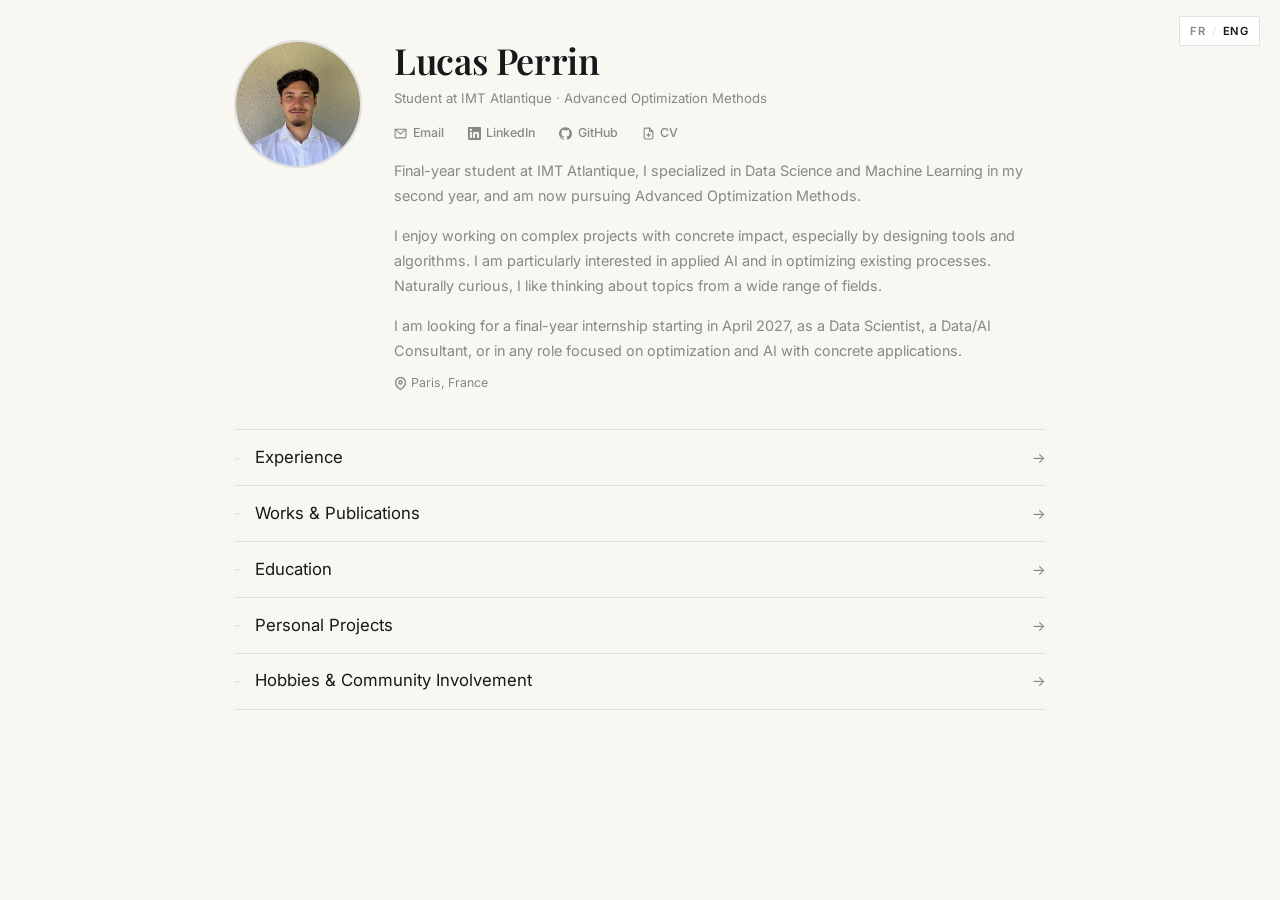
<file: index.html>
<!DOCTYPE html>
<html lang="en">
<head>
  <meta charset="UTF-8" />
  <meta name="viewport" content="width=device-width, initial-scale=1.0" />
  <title data-i18n="page.title.home">Lucas Perrin</title>
  <link rel="stylesheet" href="assets/css/style.css" />
  <link rel="icon" type="image/svg+xml" href="assets/img/favicon.svg">
</head>
<body>
  <div class="lang-switch" role="group" data-i18n-aria="lang.aria" aria-label="Language selection">
    <button type="button" class="lang-switch__btn" data-lang="fr" aria-pressed="false">FR</button>
    <span class="lang-switch__sep" aria-hidden="true">/</span>
    <button type="button" class="lang-switch__btn" data-lang="en" aria-pressed="true">ENG</button>
  </div>

  <div class="page-wrapper">

    <section class="profile" aria-label="Profile">
      <div class="profile__inner">
        <img
          class="profile__photo"
          src="assets/img/photo.jpg"
          alt="Portrait of Lucas Perrin"
          data-i18n-alt="profile.photo.alt"
        />
        <div class="profile__text">
          <h1 class="profile__name">Lucas Perrin</h1>
          <p class="profile__title" data-i18n="profile.title">Student at IMT Atlantique &nbsp;·&nbsp; Advanced Optimization Methods</p>

          <div class="profile__links">

            <a
              href="mailto:lucas.perrin@imt-atlantique.net"
              class="profile__link"
              data-i18n-aria="profile.link.email.aria"
              aria-label="Send email"
            >
              <svg viewBox="0 0 24 24" fill="none" stroke="currentColor" stroke-width="2" stroke-linecap="round" stroke-linejoin="round" xmlns="http://www.w3.org/2000/svg" aria-hidden="true">
                <rect x="2" y="4" width="20" height="16" rx="2"/>
                <polyline points="2 4 12 13 22 4"/>
              </svg>
              <span data-i18n="profile.link.email">Email</span>
            </a>

            <a
              href="https://www.linkedin.com/in/lucasperrin426"
              class="profile__link"
              target="_blank"
              rel="noopener noreferrer"
              data-i18n-aria="profile.link.linkedin.aria"
              aria-label="LinkedIn profile"
            >
              <svg viewBox="0 0 24 24" fill="currentColor" xmlns="http://www.w3.org/2000/svg" aria-hidden="true">
                <path d="M20.447 20.452h-3.554v-5.569c0-1.328-.027-3.037-1.852-3.037-1.853 0-2.136 1.445-2.136 2.939v5.667H9.351V9h3.414v1.561h.046c.477-.9 1.637-1.85 3.37-1.85 3.601 0 4.267 2.37 4.267 5.455v6.286zM5.337 7.433c-1.144 0-2.063-.926-2.063-2.065 0-1.138.92-2.063 2.063-2.063 1.14 0 2.064.925 2.064 2.063 0 1.139-.925 2.065-2.064 2.065zm1.782 13.019H3.555V9h3.564v11.452zM22.225 0H1.771C.792 0 0 .774 0 1.729v20.542C0 23.227.792 24 1.771 24h20.451C23.2 24 24 23.227 24 22.271V1.729C24 .774 23.2 0 22.222 0h.003z"/>
              </svg>
              LinkedIn
            </a>

            <a
              href="https://github.com/lkperrin"
              class="profile__link"
              target="_blank"
              rel="noopener noreferrer"
              data-i18n-aria="profile.link.github.aria"
              aria-label="GitHub profile"
            >
              <svg viewBox="0 0 24 24" fill="currentColor" xmlns="http://www.w3.org/2000/svg" aria-hidden="true">
                <path d="M12 .297c-6.63 0-12 5.373-12 12 0 5.303 3.438 9.8 8.205 11.385.6.113.82-.258.82-.577 0-.285-.01-1.04-.015-2.04-3.338.724-4.042-1.61-4.042-1.61C4.422 18.07 3.633 17.7 3.633 17.7c-1.087-.744.084-.729.084-.729 1.205.084 1.838 1.236 1.838 1.236 1.07 1.835 2.809 1.305 3.495.998.108-.776.417-1.305.76-1.605-2.665-.3-5.466-1.332-5.466-5.93 0-1.31.465-2.38 1.235-3.22-.135-.303-.54-1.523.105-3.176 0 0 1.005-.322 3.3 1.23.96-.267 1.98-.399 3-.405 1.02.006 2.04.138 3 .405 2.28-1.552 3.285-1.23 3.285-1.23.645 1.653.24 2.873.12 3.176.765.84 1.23 1.91 1.23 3.22 0 4.61-2.805 5.625-5.475 5.92.42.36.81 1.096.81 2.22 0 1.606-.015 2.896-.015 3.286 0 .315.21.69.825.57C20.565 22.092 24 17.592 24 12.297c0-6.627-5.373-12-12-12"/>
              </svg>
              GitHub
            </a>

            <a
              href="assets/pdf/cv_eng.pdf"
              data-i18n-href="profile.link.cv.href"
              class="profile__link"
              target="_blank"
              rel="noopener noreferrer"
              data-i18n-aria="profile.link.cv.aria"
              aria-label="Download CV"
            >
              <svg viewBox="0 0 24 24" fill="none" stroke="currentColor" stroke-width="2" stroke-linecap="round" stroke-linejoin="round" xmlns="http://www.w3.org/2000/svg" aria-hidden="true">
                <path d="M14 2H6a2 2 0 0 0-2 2v16a2 2 0 0 0 2 2h12a2 2 0 0 0 2-2V8z"/>
                <polyline points="14 2 14 8 20 8"/>
                <line x1="12" y1="11" x2="12" y2="17"/>
                <polyline points="9 14 12 17 15 14"/>
              </svg>
              <span data-i18n="profile.link.cv">CV</span>
            </a>

          </div>

          <p class="profile__bio" data-i18n="profile.bio1">Final-year student at IMT Atlantique, I specialized in Data Science and Machine Learning in my second year, and am now pursuing Advanced Optimization Methods.</p>
          <p class="profile__bio" data-i18n="profile.bio2">I enjoy working on complex projects with concrete impact, especially by designing tools and algorithms. I am particularly interested in applied AI and in optimizing existing processes. Naturally curious, I like thinking about topics from a wide range of fields.</p>
          <p class="profile__bio" data-i18n="profile.bio3">I am looking for a final-year internship starting in April 2027, as a Data Scientist, a Data/AI Consultant, or in any role focused on optimization and AI with concrete applications.</p>
          <p class="profile__location">
            <svg xmlns="http://www.w3.org/2000/svg" width="13" height="13" viewBox="0 0 24 24" fill="none" stroke="currentColor" stroke-width="2.5" stroke-linecap="round" stroke-linejoin="round" aria-hidden="true"><path d="M21 10c0 7-9 13-9 13s-9-6-9-13a9 9 0 0 1 18 0z"/><circle cx="12" cy="10" r="3"/></svg>
            <span data-i18n="profile.location">Paris, France</span>
          </p>
        </div>
      </div>
    </section>

    <nav class="nav-section" data-i18n-aria="nav.aria" aria-label="Site navigation">
      <ul class="nav-list">
        <li class="nav-list__item">
          <a href="experience.html" class="nav-list__link">
            <span class="nav-list__dash" aria-hidden="true">–</span>
            <span class="nav-list__label" data-i18n="nav.experience">Experience</span>
            <span class="nav-list__arrow" aria-hidden="true">→</span>
          </a>
        </li>
        <li class="nav-list__item">
          <a href="works.html" class="nav-list__link">
            <span class="nav-list__dash" aria-hidden="true">–</span>
            <span class="nav-list__label" data-i18n="nav.works">Works & Publications</span>
            <span class="nav-list__arrow" aria-hidden="true">→</span>
          </a>
        </li>
        <li class="nav-list__item">
          <a href="education.html" class="nav-list__link">
            <span class="nav-list__dash" aria-hidden="true">–</span>
            <span class="nav-list__label" data-i18n="nav.education">Education</span>
            <span class="nav-list__arrow" aria-hidden="true">→</span>
          </a>
        </li>
        <li class="nav-list__item">
          <a href="projects.html" class="nav-list__link">
            <span class="nav-list__dash" aria-hidden="true">–</span>
            <span class="nav-list__label" data-i18n="nav.projects">Personal Projects</span>
            <span class="nav-list__arrow" aria-hidden="true">→</span>
          </a>
        </li>
        <li class="nav-list__item">
          <a href="interests.html" class="nav-list__link">
            <span class="nav-list__dash" aria-hidden="true">–</span>
            <span class="nav-list__label" data-i18n="nav.interests">Hobbies &amp; Community Involvement</span>
            <span class="nav-list__arrow" aria-hidden="true">→</span>
          </a>
        </li>
      </ul>
    </nav>

  </div>
  <script src="assets/js/i18n.js"></script>
  <script src="assets/js/main.js"></script>
  <script data-goatcounter="https://lucasperrin.goatcounter.com/count"
          async src="https://gc.zgo.at/count.js"></script>
</body>
</html>
</file>
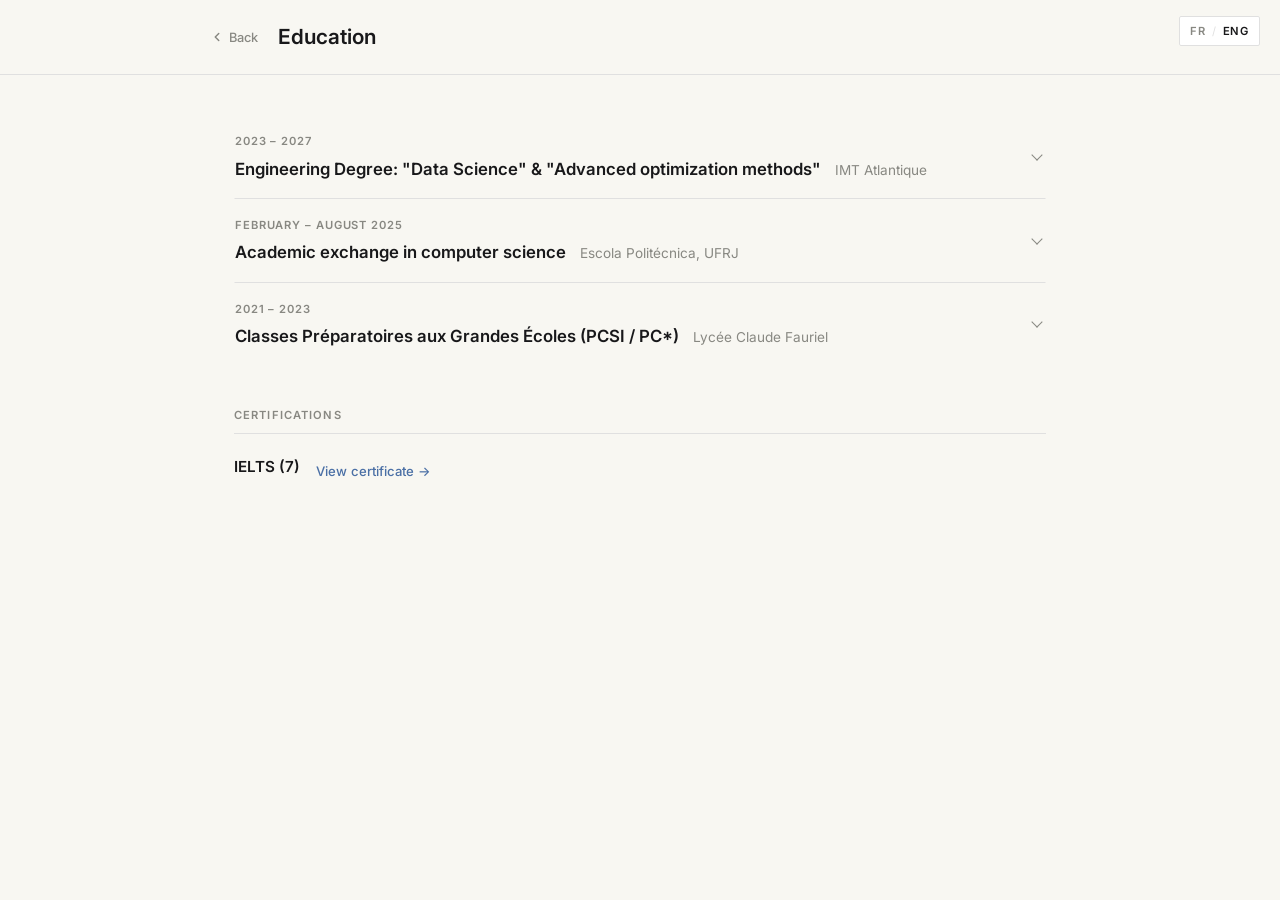
<file: education.html>
<!DOCTYPE html>
<html lang="en">
<head>
  <meta charset="UTF-8" />
  <meta name="viewport" content="width=device-width, initial-scale=1.0" />
  <title data-i18n="page.title.education">Education | Lucas Perrin</title>
  <link rel="stylesheet" href="assets/css/style.css" />
  <link rel="icon" type="image/svg+xml" href="assets/img/favicon.svg">
</head>
<body>
  <div class="lang-switch" role="group" data-i18n-aria="lang.aria" aria-label="Language selection">
    <button type="button" class="lang-switch__btn" data-lang="fr" aria-pressed="false">FR</button>
    <span class="lang-switch__sep" aria-hidden="true">/</span>
    <button type="button" class="lang-switch__btn" data-lang="en" aria-pressed="true">ENG</button>
  </div>

  <div class="page-wrapper">

    <header class="inner-header">
      <div class="inner-header__inner">
        <a href="index.html" class="back-btn" data-i18n-aria="back.aria" aria-label="Back to home">
          <svg xmlns="http://www.w3.org/2000/svg" width="14" height="14" viewBox="0 0 24 24" fill="none" stroke="currentColor" stroke-width="2.5" stroke-linecap="round" stroke-linejoin="round" aria-hidden="true"><polyline points="15 18 9 12 15 6"/></svg>
          <span data-i18n="back">Back</span>
        </a>
        <h1 class="inner-header__title" data-i18n="edu.heading">Education</h1>
      </div>
    </header>

    <main class="inner-content">

      <ul class="education-list" data-i18n-aria="edu.aria" aria-label="Education">

        <li>
          <details class="fold">
            <summary class="fold__summary">
              <span class="fold__heading">
                <span class="education__period">2023 – 2027</span>
                <h2 class="education__degree" data-i18n="edu.1.degree">Engineering Degree: "Data Science" &amp; "Advanced optimization methods"</h2>
                <span class="education__institution">IMT Atlantique</span>
              </span>
              <span class="fold__chevron" aria-hidden="true"></span>
            </summary>
            <div class="fold__body">
              <p class="education__institution"><a href="https://www.imt-atlantique.fr" target="_blank" rel="noopener noreferrer" class="link--discreet">IMT Atlantique</a>&nbsp;·&nbsp; Brest &amp; Nantes</p>
              <div class="education__year">
                <h3 class="education__year-title" data-i18n="edu.1.y3">3rd year: "Advanced Optimization Methods"</h3>
                <ul class="education__courses">
                  <li>Constraint Programming</li>
                  <li>Stochastic programming</li>
                  <li>Operations Research</li>
                  <li>Organizations management</li>
                </ul>
              </div>
              <div class="education__year">
                <h3 class="education__year-title" data-i18n="edu.1.y2">2nd year: "Observation and Processing for Environmental Data"</h3>
                <ul class="education__courses">
                  <li>Signal processing</li>
                  <li>Machine learning</li>
                  <li>Data Science and Information Processing for Sensor Data</li>
                  <li>Stochastic Dynamic Models</li>
                </ul>
              </div>
              <div class="education__year">
                <h3 class="education__year-title" data-i18n="edu.1.y1">1st year: General curriculum</h3>
                <ul class="education__courses">
                  <li>Programming Python, Java, R</li>
                  <li>Probability and Statistics</li>
                  <li>Databases</li>
                  <li>Management</li>
                </ul>
              </div>
            </div>
          </details>
        </li>

        <li>
          <details class="fold">
            <summary class="fold__summary">
              <span class="fold__heading">
                <span class="education__period" data-i18n="edu.2.period">February – August 2025</span>
                <h2 class="education__degree" data-i18n="edu.2.degree">Academic exchange in computer science</h2>
                <span class="education__institution">Escola Politécnica, UFRJ</span>
              </span>
              <span class="fold__chevron" aria-hidden="true"></span>
            </summary>
            <div class="fold__body">
              <p class="education__institution"><a href="https://poli.ufrj.br" target="_blank" rel="noopener noreferrer" class="link--discreet">Escola Politécnica, UFRJ</a><span data-i18n="edu.2.place">&nbsp;·&nbsp; Rio de Janeiro, Brazil</span></p>
              <ul class="education__courses">
                <li data-i18n="edu.2.c1">Computational Linear Algebra</li>
                <li data-i18n="edu.2.c2">Numerical Methods</li>
                <li data-i18n="edu.2.c3">Machine Learning</li>
                <li data-i18n="edu.2.c4">Data Mining</li>
              </ul>
            </div>
          </details>
        </li>

        <li>
          <details class="fold">
            <summary class="fold__summary">
              <span class="fold__heading">
                <span class="education__period">2021 – 2023</span>
                <h2 class="education__degree" data-i18n="edu.3.degree">Classes Préparatoires aux Grandes Écoles (PCSI / PC*)</h2>
                <span class="education__institution">Lycée Claude Fauriel</span>
              </span>
              <span class="fold__chevron" aria-hidden="true"></span>
            </summary>
            <div class="fold__body">
              <p class="education__institution">Lycée Claude Fauriel&nbsp;·&nbsp; Saint-Étienne, France</p>
            </div>
          </details>
        </li>

      </ul>

      <section class="certifications" data-i18n-aria="cert.aria" aria-label="Certifications">
        <h2 class="certifications__title" data-i18n="cert.heading">Certifications</h2>
        <ul class="cert-list">
          <li class="cert-badge">
            <svg xmlns="http://www.w3.org/2000/svg" width="16" height="16" viewBox="0 0 24 24" fill="none" stroke="currentColor" stroke-width="2" stroke-linecap="round" stroke-linejoin="round" aria-hidden="true"><circle cx="12" cy="8" r="6"/><path d="M15.477 12.89L17 22l-5-3-5 3 1.523-9.11"/></svg>
            <span data-i18n="cert.ielts">IELTS (7)</span>
            <a href="assets/pdf/IELTS.pdf" target="_blank" rel="noopener noreferrer" class="work-card__link" data-i18n="cert.view">View certificate →</a>
          </li>
        </ul>
      </section>

    </main>

  </div>
  <script src="assets/js/i18n.js"></script>
  <script src="assets/js/main.js"></script>
  <script data-goatcounter="https://lucasperrin.goatcounter.com/count"
          async src="https://gc.zgo.at/count.js"></script>
</body>
</html>
</file>
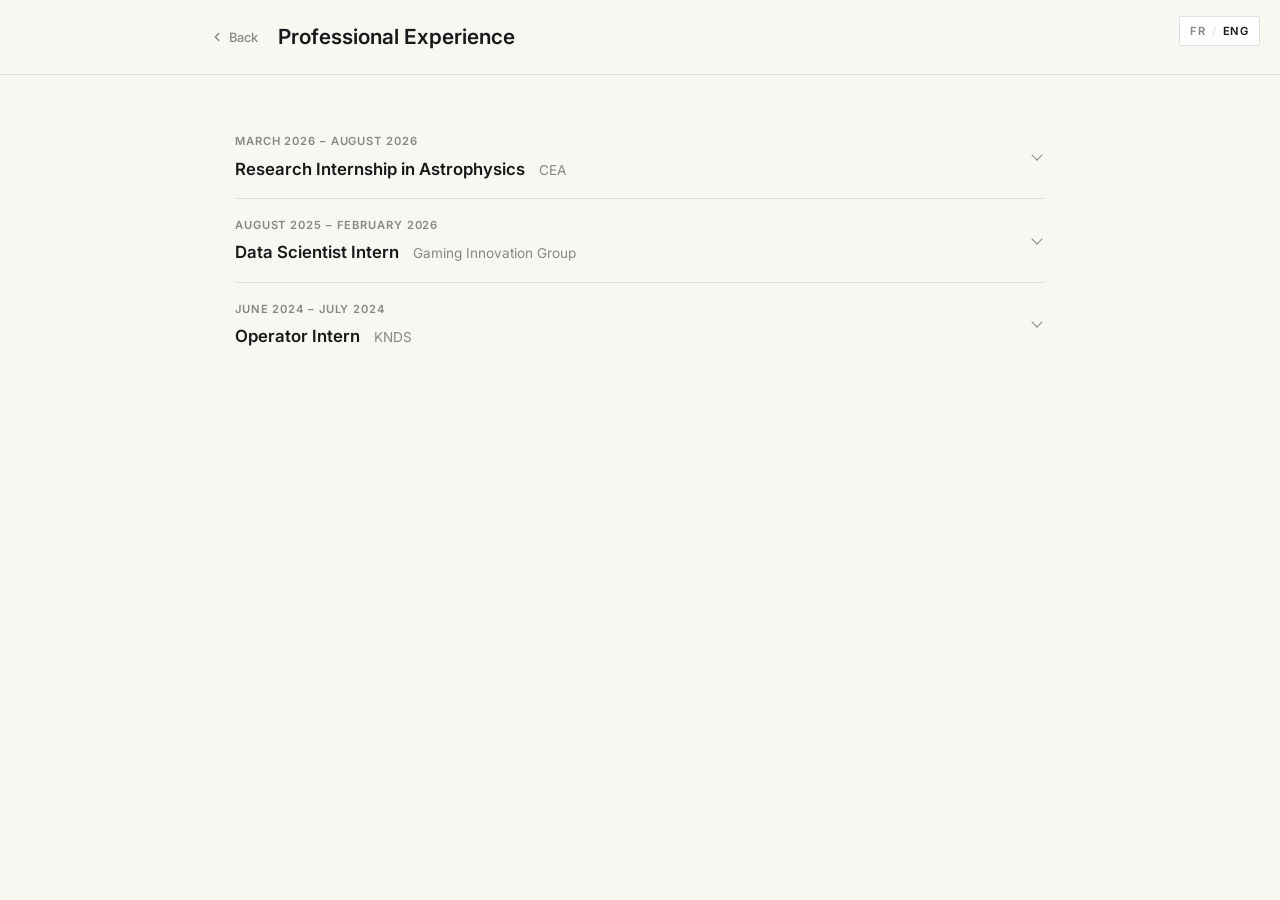
<file: experience.html>
<!DOCTYPE html>
<html lang="en">
<head>
  <meta charset="UTF-8" />
  <meta name="viewport" content="width=device-width, initial-scale=1.0" />
  <title data-i18n="page.title.experience">Experience | Lucas Perrin</title>
  <link rel="stylesheet" href="assets/css/style.css" />
  <link rel="icon" type="image/svg+xml" href="assets/img/favicon.svg">
</head>
<body>
  <div class="lang-switch" role="group" data-i18n-aria="lang.aria" aria-label="Language selection">
    <button type="button" class="lang-switch__btn" data-lang="fr" aria-pressed="false">FR</button>
    <span class="lang-switch__sep" aria-hidden="true">/</span>
    <button type="button" class="lang-switch__btn" data-lang="en" aria-pressed="true">ENG</button>
  </div>

  <div class="page-wrapper">

    <header class="inner-header">
      <div class="inner-header__inner">
        <a href="index.html" class="back-btn" data-i18n-aria="back.aria" aria-label="Back to home">
          <svg xmlns="http://www.w3.org/2000/svg" width="14" height="14" viewBox="0 0 24 24" fill="none" stroke="currentColor" stroke-width="2.5" stroke-linecap="round" stroke-linejoin="round" aria-hidden="true"><polyline points="15 18 9 12 15 6"/></svg>
          <span data-i18n="back">Back</span>
        </a>
        <h1 class="inner-header__title" data-i18n="exp.heading">Professional Experience</h1>
      </div>
    </header>

    <main class="inner-content">
      <ol class="timeline" data-i18n-aria="exp.aria" aria-label="Professional experience timeline">

        <li>
          <details class="fold">
            <summary class="fold__summary">
              <span class="fold__heading">
                <span class="timeline__period" data-i18n="exp.1.period">March 2026 – August 2026</span>
                <h2 class="timeline__title" data-i18n="exp.1.title">Research Internship in Astrophysics</h2>
                <span class="timeline__company">CEA</span>
              </span>
              <span class="fold__chevron" aria-hidden="true"></span>
            </summary>
            <div class="fold__body">
              <p class="timeline__company"><a href="https://irfu.cea.fr/dap/le-departement-d-astrophysique-umr-aim-dap/" target="_blank" rel="noopener noreferrer" class="link--discreet">CEA</a></p>
              <ul class="timeline__list">
                <li data-i18n="exp.1.b1">Worked on the inversion of internal rotation profiles of red giant stars, incorporating new physical effects, and built a fully automated inversion pipeline</li>
                <li data-i18n="exp.1.b2">Applied the pipeline to real observational data, with results presented as a scientific poster at the TASC10/KASC17 conference</li>
                <li data-i18n="exp.1.b3">Gained experience across different methods: MCMC with uncertainty quantification, machine-learning approaches, numerical optimization</li>
                <li data-i18n="exp.1.b4">Co-author of scientific papers currently in preparation</li>
              </ul>
            </div>
          </details>
        </li>

        <li>
          <details class="fold">
            <summary class="fold__summary">
              <span class="fold__heading">
                <span class="timeline__period" data-i18n="exp.2.period">August 2025 – February 2026</span>
                <h2 class="timeline__title" data-i18n="exp.2.title">Data Scientist Intern</h2>
                <span class="timeline__company">Gaming Innovation Group</span>
              </span>
              <span class="fold__chevron" aria-hidden="true"></span>
            </summary>
            <div class="fold__body">
              <p class="timeline__company"><a href="https://www.gig.com" target="_blank" rel="noopener noreferrer" class="link--discreet">Gaming Innovation Group</a></p>
              <ul class="timeline__list">
                <li data-i18n="exp.2.b1">Fraud detection using data analysis techniques</li>
                <li data-i18n="exp.2.b2">Development of machine learning algorithms to identify suspicious patterns</li>
                <li data-i18n="exp.2.b3">Mathematical optimization applied to trading strategies</li>
              </ul>
            </div>
          </details>
        </li>

        <li>
          <details class="fold">
            <summary class="fold__summary">
              <span class="fold__heading">
                <span class="timeline__period" data-i18n="exp.3.period">June 2024 – July 2024</span>
                <h2 class="timeline__title" data-i18n="exp.3.title">Operator Intern</h2>
                <span class="timeline__company">KNDS</span>
              </span>
              <span class="fold__chevron" aria-hidden="true"></span>
            </summary>
            <div class="fold__body">
              <p class="timeline__company"><a href="https://www.knds.com" target="_blank" rel="noopener noreferrer" class="link--discreet">KNDS</a></p>
              <p class="timeline__description" data-i18n="exp.3.description">
                Contribution to the renovation of VBCI armored vehicles. Immersion in an industrial
                environment with observation of engineering and production processes.
              </p>
            </div>
          </details>
        </li>

      </ol>
    </main>

  </div>
  <script src="assets/js/i18n.js"></script>
  <script src="assets/js/main.js"></script>
  <script data-goatcounter="https://lucasperrin.goatcounter.com/count"
          async src="https://gc.zgo.at/count.js"></script>
</body>
</html>
</file>
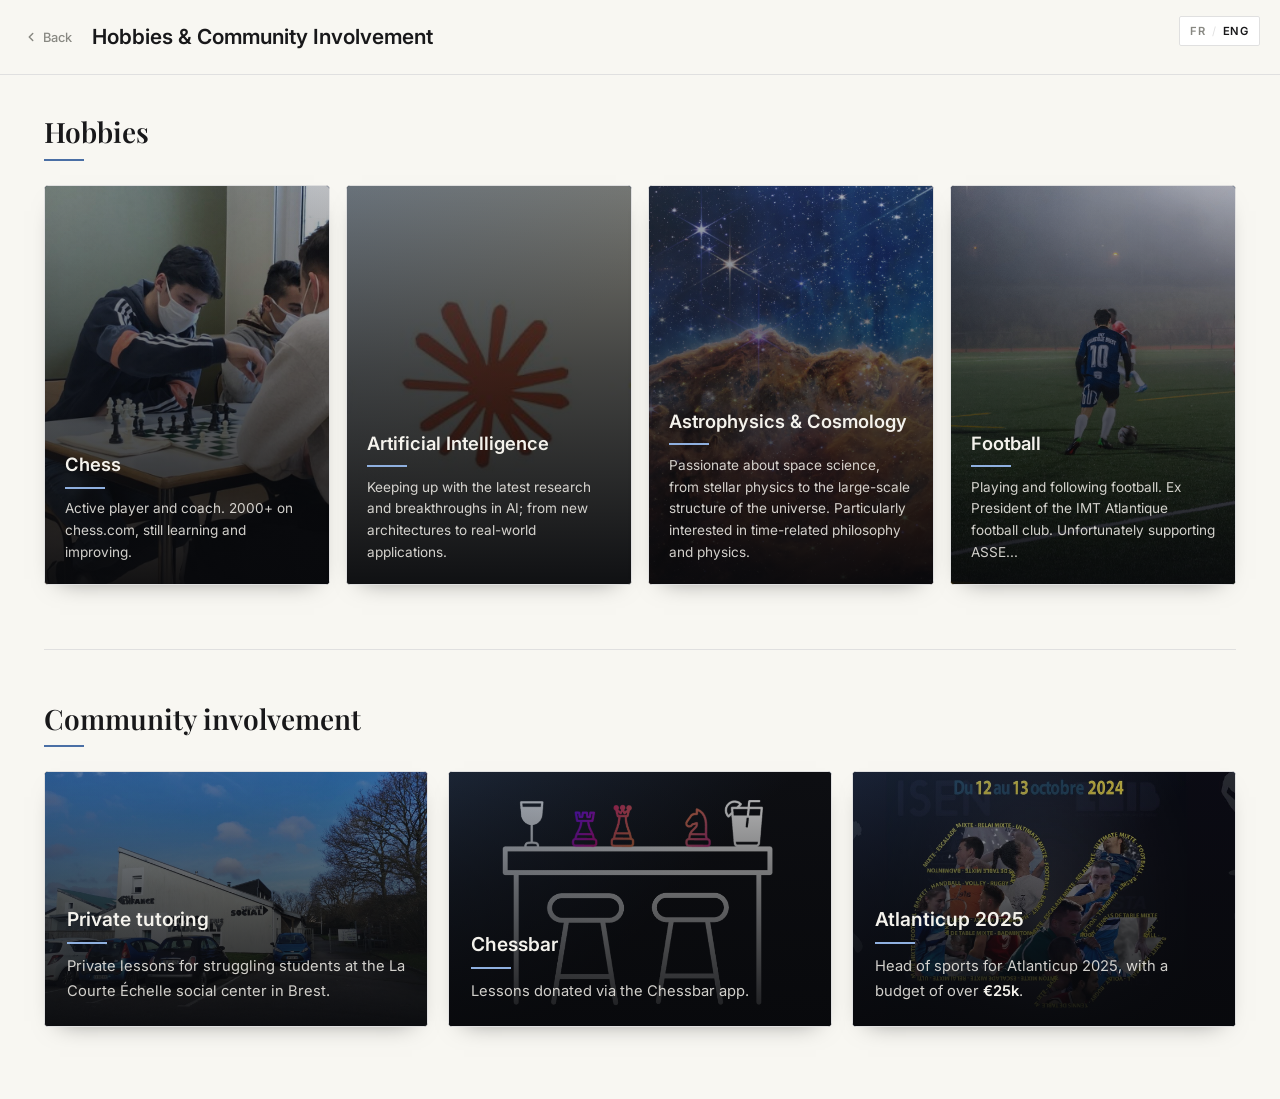
<file: interests.html>
<!DOCTYPE html>
<html lang="en">
<head>
  <meta charset="UTF-8" />
  <meta name="viewport" content="width=device-width, initial-scale=1.0" />
  <title data-i18n="page.title.interests">Hobbies &amp; Community Involvement | Lucas Perrin</title>
  <link rel="stylesheet" href="assets/css/style.css" />
  <link rel="stylesheet" href="assets/css/interests.css" />
  <link rel="icon" type="image/svg+xml" href="assets/img/favicon.svg">
</head>
<body class="page-interests">
  <div class="lang-switch" role="group" data-i18n-aria="lang.aria" aria-label="Language selection">
    <button type="button" class="lang-switch__btn" data-lang="fr" aria-pressed="false">FR</button>
    <span class="lang-switch__sep" aria-hidden="true">/</span>
    <button type="button" class="lang-switch__btn" data-lang="en" aria-pressed="true">ENG</button>
  </div>

  <div class="page-wrapper">

    <header class="inner-header">
      <div class="inner-header__inner">
        <a href="index.html" class="back-btn" data-i18n-aria="back.aria" aria-label="Back to home">
          <svg xmlns="http://www.w3.org/2000/svg" width="14" height="14" viewBox="0 0 24 24" fill="none" stroke="currentColor" stroke-width="2.5" stroke-linecap="round" stroke-linejoin="round" aria-hidden="true"><polyline points="15 18 9 12 15 6"/></svg>
          <span data-i18n="back">Back</span>
        </a>
        <h1 class="inner-header__title" data-i18n="int.heading">Hobbies &amp; Community Involvement</h1>
      </div>
    </header>

    <main class="inner-content">
      <section class="page-section" aria-labelledby="hobbies-title">
        <h2 class="page-section__title" id="hobbies-title" data-i18n="int.hobbies.heading">Hobbies</h2>

        <ul class="interests-grid" data-i18n-aria="int.aria" aria-label="Hobbies">

          <li class="interest-card" style="--focus: 50% 35%">
            <div class="interest-card__media interest-card__media--slides" aria-hidden="true">
              <img src="assets/img/chess1.jpeg" alt="" loading="lazy" decoding="async" />
              <img src="assets/img/chess2.jpeg" alt="" loading="lazy" decoding="async" />
              <img src="assets/img/chess3.jpeg" alt="" loading="lazy" decoding="async" />
              <img src="assets/img/chess4.jpeg" alt="" loading="lazy" decoding="async" />
            </div>
            <h3 class="interest-card__title" data-i18n="int.4.title">Chess</h3>
            <p class="interest-card__description" data-i18n="int.4.description">
              Active player and coach. 2100+ on chess.com, still learning and improving.
            </p>
          </li>

          <li class="interest-card interest-card--light" style="--focus: 50% 50%">
            <div class="interest-card__media interest-card__media--slides" aria-hidden="true">
              <img src="assets/img/AI1.jpeg" alt="" loading="lazy" decoding="async" />
              <img src="assets/img/AI2.jpeg" alt="" loading="lazy" decoding="async" />
              <img src="assets/img/AI4.jpeg" alt="" loading="lazy" decoding="async" />
              <img src="assets/img/AI3.jpeg" alt="" loading="lazy" decoding="async" />
            </div>
            <h3 class="interest-card__title" data-i18n="int.3.title">Artificial Intelligence</h3>
            <p class="interest-card__description" data-i18n="int.3.description">
              Keeping up with the latest research and breakthroughs in AI; from new architectures
              to real-world applications.
            </p>
          </li>

          <li class="interest-card" style="--focus: 50% 45%">
            <div class="interest-card__media interest-card__media--slides interest-card__media--trio" aria-hidden="true">
              <img src="assets/img/astro2.jpeg" alt="" loading="lazy" decoding="async" />
              <img src="assets/img/astro1.jpeg" alt="" loading="lazy" decoding="async" />
              <img src="assets/img/astro3.jpeg" alt="" loading="lazy" decoding="async" />
            </div>
            <h3 class="interest-card__title" data-i18n="int.2.title">Astrophysics & Cosmology</h3>
            <p class="interest-card__description" data-i18n="int.2.description">
              Passionate about space science, from stellar physics to the large-scale structure
              of the universe. Particularly interested in time-related philosophy and physics.
            </p>
          </li>

          <li class="interest-card" style="--focus: 50% 60%">
            <div class="interest-card__media interest-card__media--slides" aria-hidden="true">
              <img src="assets/img/foot1.jpeg" alt="" loading="lazy" decoding="async" />
              <img src="assets/img/foot2.jpeg" alt="" loading="lazy" decoding="async" />
              <img src="assets/img/foot3.jpeg" alt="" loading="lazy" decoding="async" />
              <img src="assets/img/foot4.jpeg" alt="" loading="lazy" decoding="async" />
            </div>
            <h3 class="interest-card__title" data-i18n="int.1.title">Football</h3>
            <p class="interest-card__description" data-i18n="int.1.description">
              Playing and following football. Ex President of the IMT Atlantique
              football club. Unfortunately supporting ASSE...
            </p>
          </li>

        </ul>
      </section>

      <div class="page-divider" role="separator"></div>

      <section class="page-section page-section--involve" aria-labelledby="involve-title">
        <h2 class="page-section__title" id="involve-title" data-i18n="inv.heading">Community involvement</h2>

        <ul class="interests-grid involve-grid" data-i18n-aria="inv.aria" aria-label="Community involvement">

          <li class="interest-card" style="--focus: 50% 60%">
            <div class="interest-card__media interest-card__media--slides interest-card__media--pair" aria-hidden="true">
              <img src="assets/img/centre_social1.jpg" alt="" loading="lazy" decoding="async" />
              <img src="assets/img/centre_social2.jpeg" alt="" loading="lazy" decoding="async" />
            </div>
            <h3 class="interest-card__title" data-i18n="inv.1.title">Private tutoring</h3>
            <p class="interest-card__description" data-i18n="inv.1.description">
              Private lessons for struggling students at the La Courte Échelle social center in Brest.
            </p>
          </li>

          <li class="interest-card" style="--focus: 50% 40%">
            <div class="interest-card__media interest-card__media--slides interest-card__media--pair" aria-hidden="true">
              <img src="assets/img/chessbar1.jpeg" alt="" loading="lazy" decoding="async" />
              <img src="assets/img/chessbar2.jpeg" alt="" loading="lazy" decoding="async" />
            </div>
            <h3 class="interest-card__title" data-i18n="inv.2.title">Chessbar</h3>
            <p class="interest-card__description" data-i18n="inv.2.description">
              Lessons donated via the Chessbar app.
            </p>
          </li>

          <li class="interest-card" style="--focus: 50% 40%">
            <div class="interest-card__media interest-card__media--slides interest-card__media--pair" aria-hidden="true">
              <img src="assets/img/atlanticup1.jpeg" alt="" loading="lazy" decoding="async" />
              <img src="assets/img/atlanticup2.jpeg" alt="" loading="lazy" decoding="async" />
            </div>
            <h3 class="interest-card__title" data-i18n="inv.3.title">Atlanticup 2025</h3>
            <p class="interest-card__description" data-i18n-html="inv.3.description">
              Head of sports for Atlanticup 2025, with a budget of over <strong>€25k</strong>.
            </p>
          </li>

        </ul>
      </section>
    </main>

  </div>
  <script src="assets/js/i18n.js"></script>
  <script src="assets/js/main.js"></script>
  <script data-goatcounter="https://lucasperrin.goatcounter.com/count"
          async src="https://gc.zgo.at/count.js"></script>
</body>
</html>
</file>
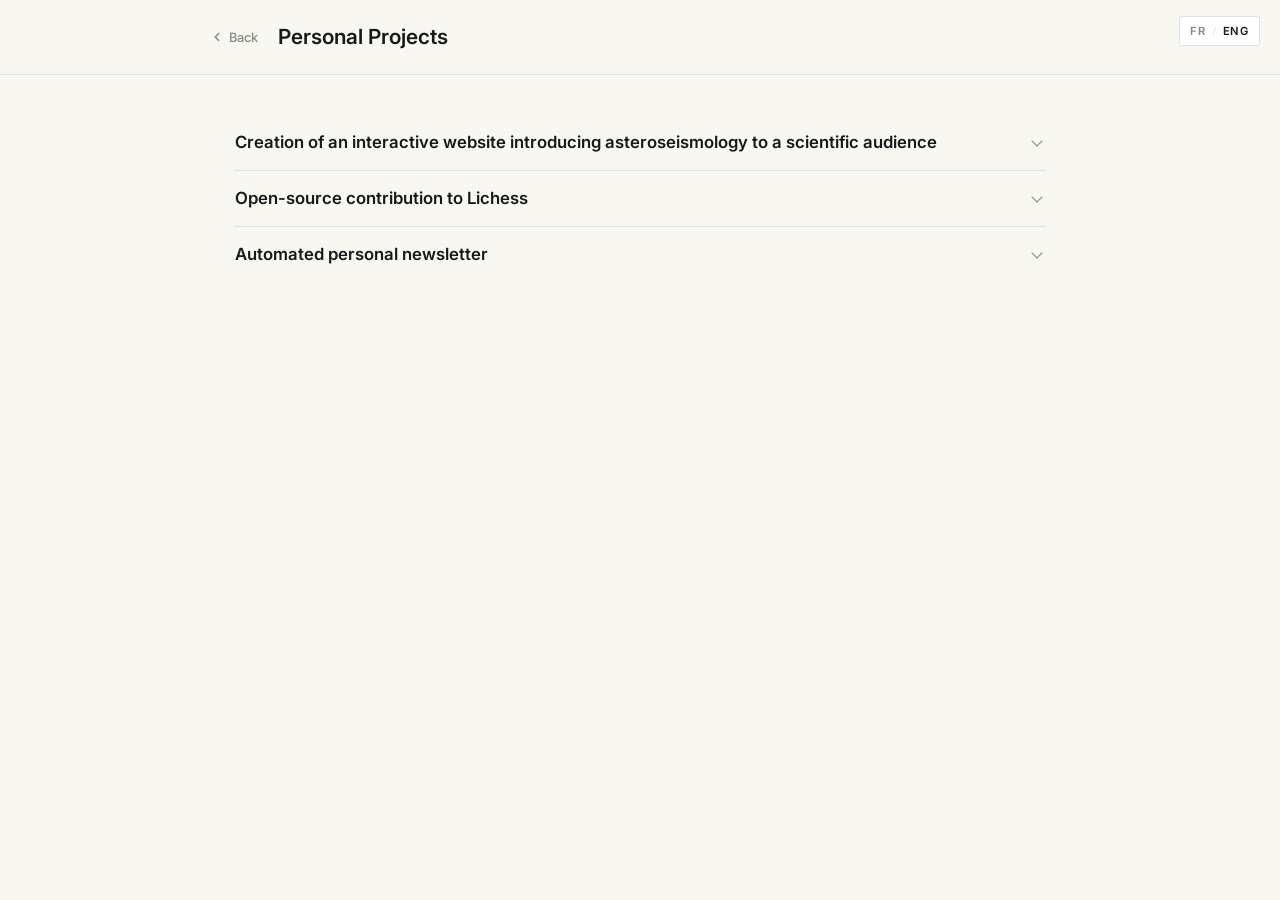
<file: projects.html>
<!DOCTYPE html>
<html lang="en">
<head>
  <meta charset="UTF-8" />
  <meta name="viewport" content="width=device-width, initial-scale=1.0" />
  <title data-i18n="page.title.projects">Personal Projects | Lucas Perrin</title>
  <link rel="stylesheet" href="assets/css/style.css" />
  <link rel="icon" type="image/svg+xml" href="assets/img/favicon.svg">
</head>
<body>
  <div class="lang-switch" role="group" data-i18n-aria="lang.aria" aria-label="Language selection">
    <button type="button" class="lang-switch__btn" data-lang="fr" aria-pressed="false">FR</button>
    <span class="lang-switch__sep" aria-hidden="true">/</span>
    <button type="button" class="lang-switch__btn" data-lang="en" aria-pressed="true">ENG</button>
  </div>

  <div class="page-wrapper">

    <header class="inner-header">
      <div class="inner-header__inner">
        <a href="index.html" class="back-btn" data-i18n-aria="back.aria" aria-label="Back to home">
          <svg xmlns="http://www.w3.org/2000/svg" width="14" height="14" viewBox="0 0 24 24" fill="none" stroke="currentColor" stroke-width="2.5" stroke-linecap="round" stroke-linejoin="round" aria-hidden="true"><polyline points="15 18 9 12 15 6"/></svg>
          <span data-i18n="back">Back</span>
        </a>
        <h1 class="inner-header__title" data-i18n="proj.heading">Personal Projects</h1>
      </div>
    </header>

    <main class="inner-content">
      <ul class="works-list" data-i18n-aria="proj.aria" aria-label="Personal projects">

        <li>
          <details class="fold">
            <summary class="fold__summary">
              <span class="fold__heading">
                <h2 class="work-card__title" data-i18n="proj.1.title">Creation of an interactive website introducing asteroseismology to a scientific audience</h2>
              </span>
              <span class="fold__chevron" aria-hidden="true"></span>
            </summary>
            <div class="fold__body">
              <p class="work-card__description" data-i18n="proj.1.description">
                A website for physics and astrophysics researchers who want to discover asteroseismology,
                the study of stellar interiors through their oscillations.
              </p>
              <div class="work-card__links">
                <a href="https://website-astero.vercel.app/" target="_blank" rel="noopener noreferrer" class="work-card__link" data-i18n="proj.1.link">Visit the website →</a>
              </div>
            </div>
          </details>
        </li>

        <li>
          <details class="fold">
            <summary class="fold__summary">
              <span class="fold__heading">
                <h2 class="work-card__title" data-i18n="proj.2.title">Open-source contribution to Lichess</h2>
              </span>
              <span class="fold__chevron" aria-hidden="true"></span>
            </summary>
            <div class="fold__body">
              <p class="work-card__description" data-i18n="proj.2.description">
                Active member of the Lichess community. I recently started to work on fixing
                front-end issues, and I am now working on deeper contributions, such as anti-cheat
                features.
              </p>
              <div class="work-card__links">
                <a href="https://github.com/lichess-org" target="_blank" rel="noopener noreferrer" class="work-card__link" data-i18n="proj.2.link">Lichess on GitHub →</a>
              </div>
            </div>
          </details>
        </li>

        <li>
          <details class="fold">
            <summary class="fold__summary">
              <span class="fold__heading">
                <h2 class="work-card__title"><span data-i18n="proj.3.title">Automated personal newsletter</span> <span class="work-card__note">(w/ Claude Code)</span></h2>
              </span>
              <span class="fold__chevron" aria-hidden="true"></span>
            </summary>
            <div class="fold__body">
              <p class="work-card__description" data-i18n="proj.3.description">
                Creation of an automated newsletter on various current topics.
                Weekly for now, it will soon become daily.
              </p>
              <div class="work-card__links">
                <a href="https://newsletter-plum-rho.vercel.app" target="_blank" rel="noopener noreferrer" class="work-card__link" data-i18n="proj.3.link">Read the newsletter →</a>
              </div>
            </div>
          </details>
        </li>

      </ul>
    </main>

  </div>
  <script src="assets/js/i18n.js"></script>
  <script src="assets/js/main.js"></script>
  <script data-goatcounter="https://lucasperrin.goatcounter.com/count"
          async src="https://gc.zgo.at/count.js"></script>
</body>
</html>
</file>
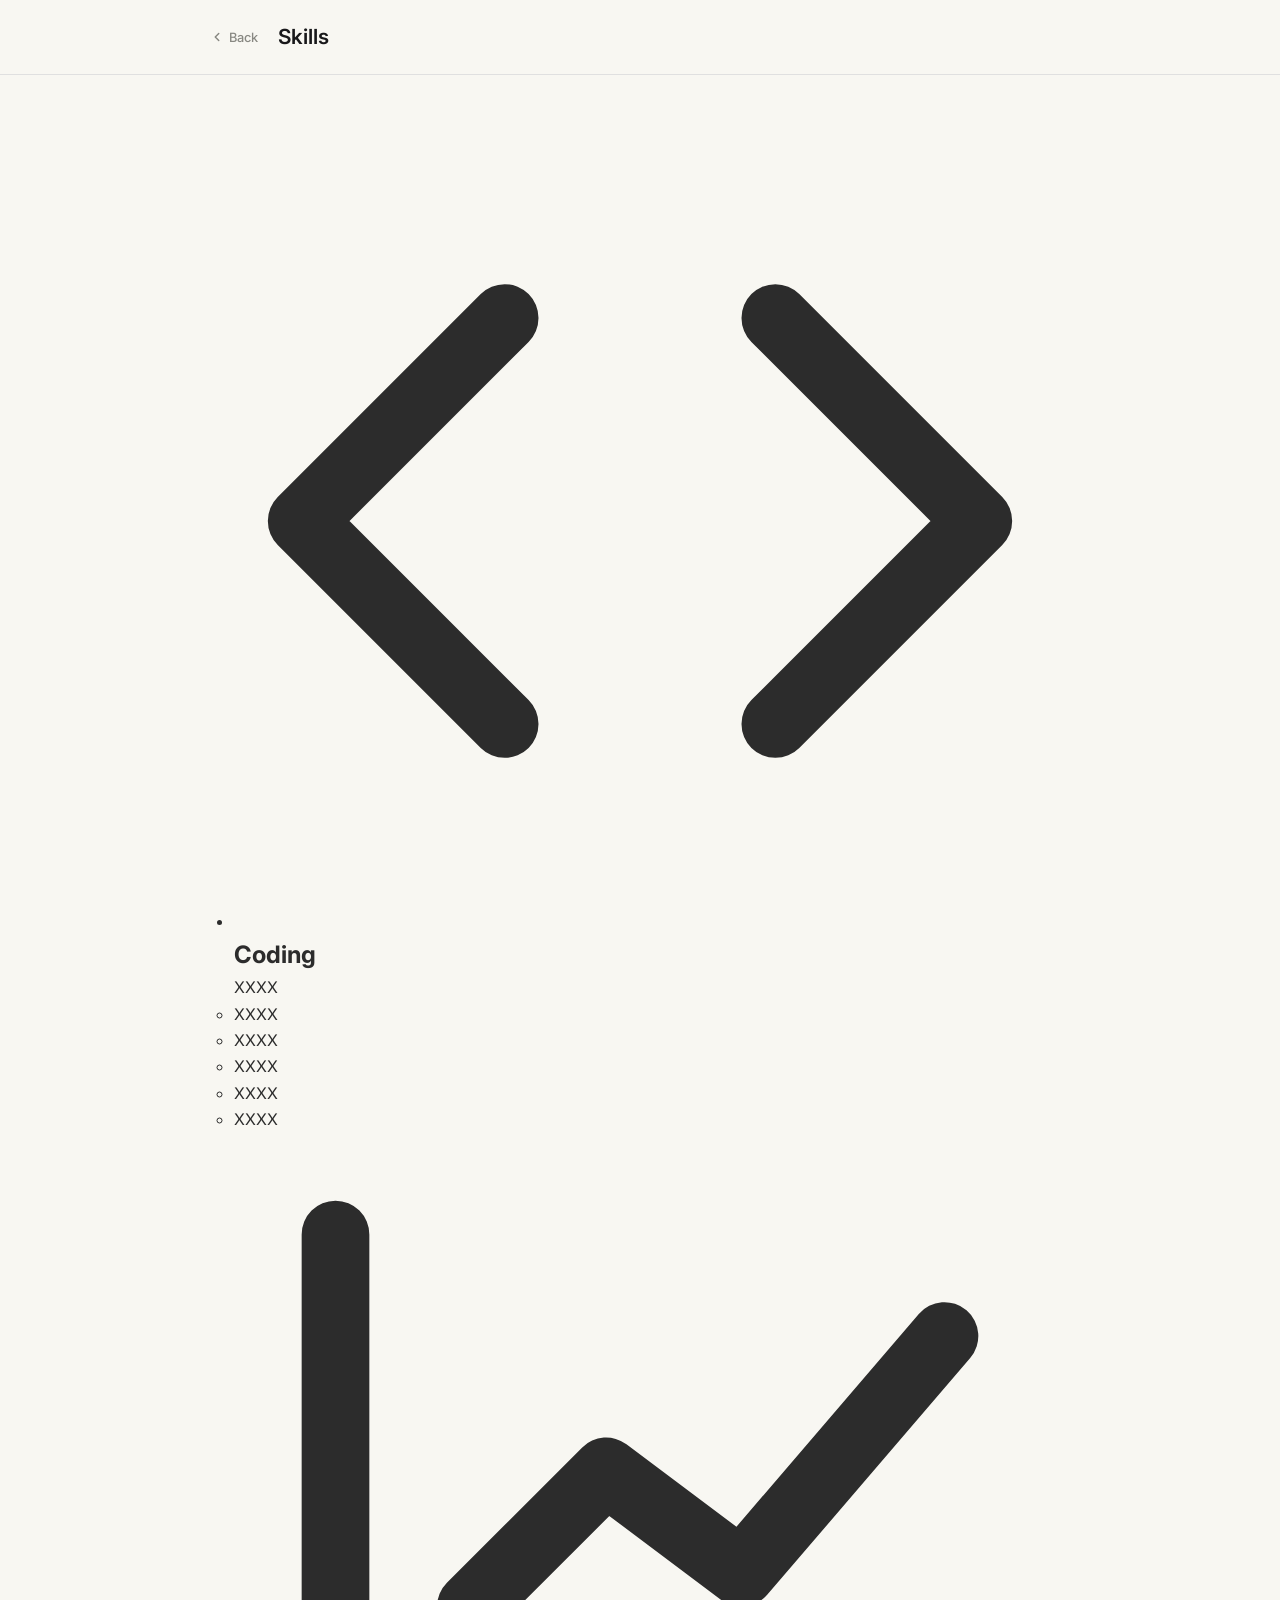
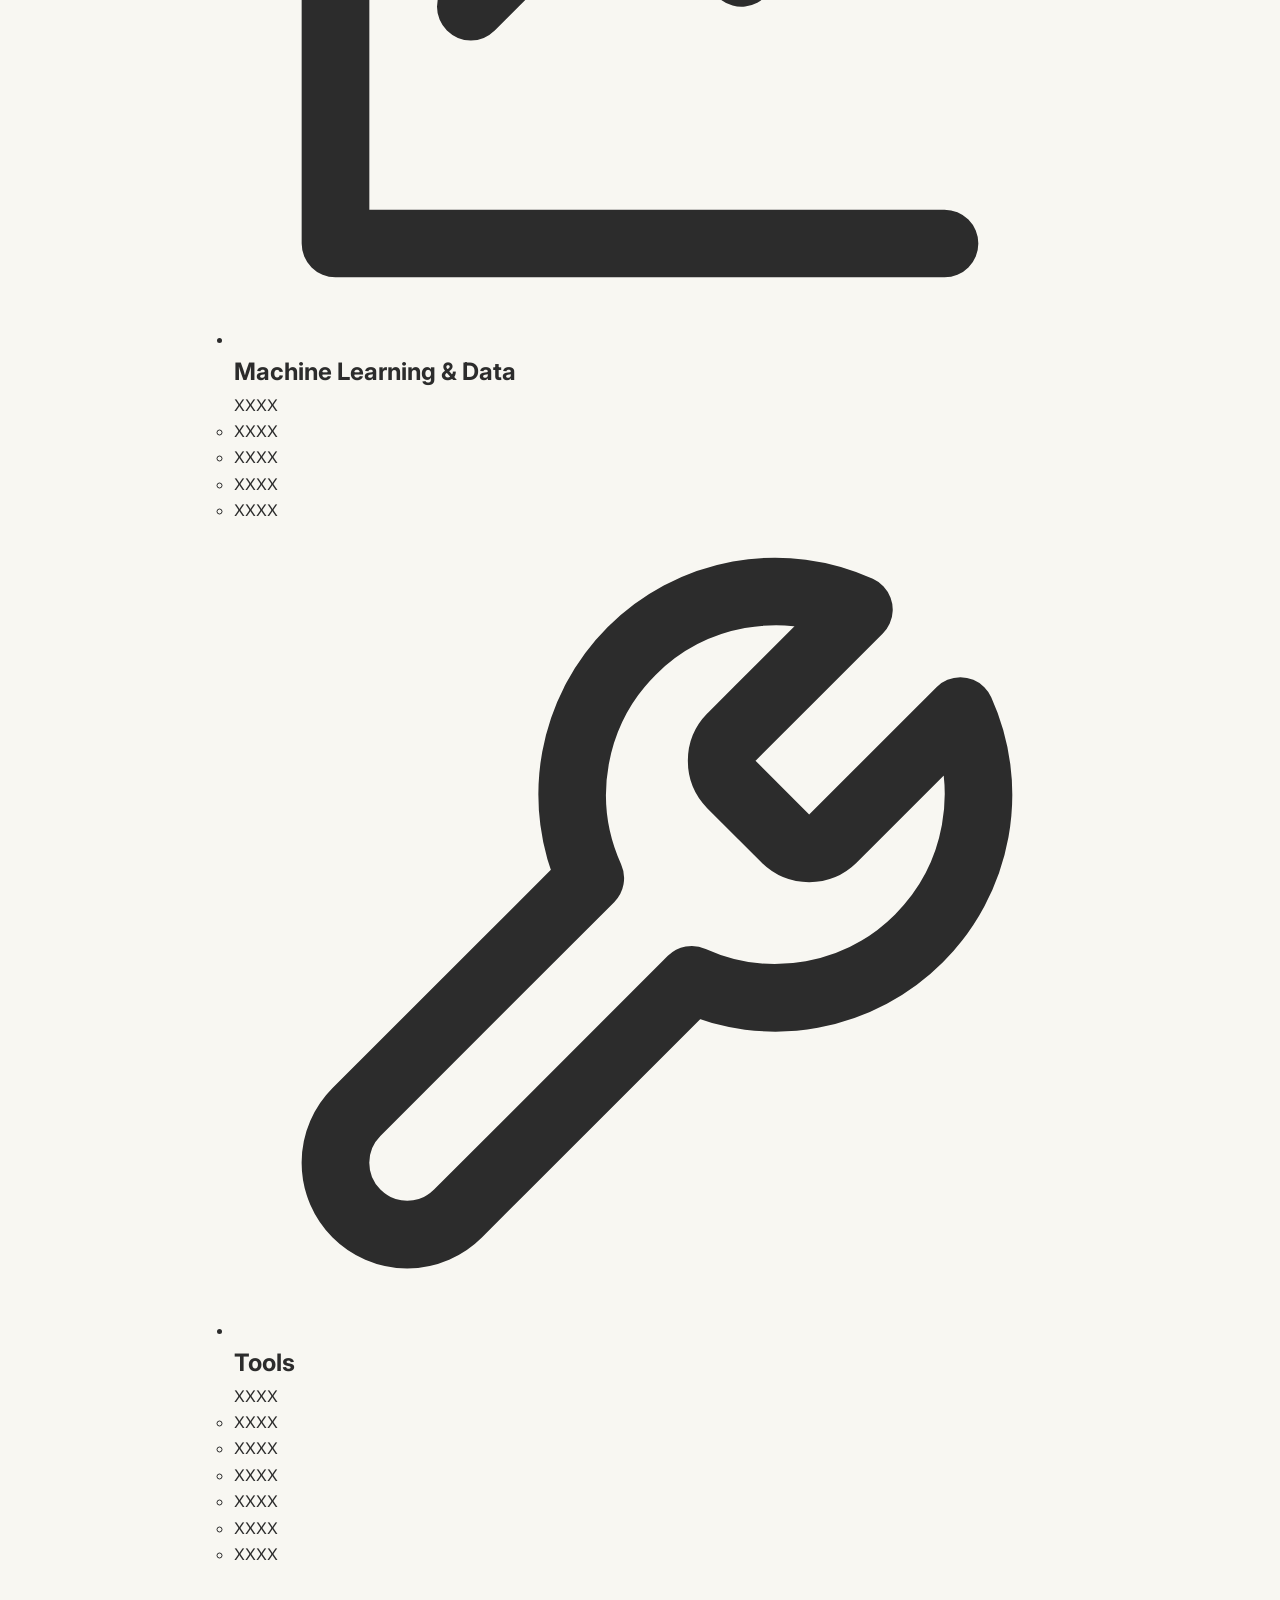
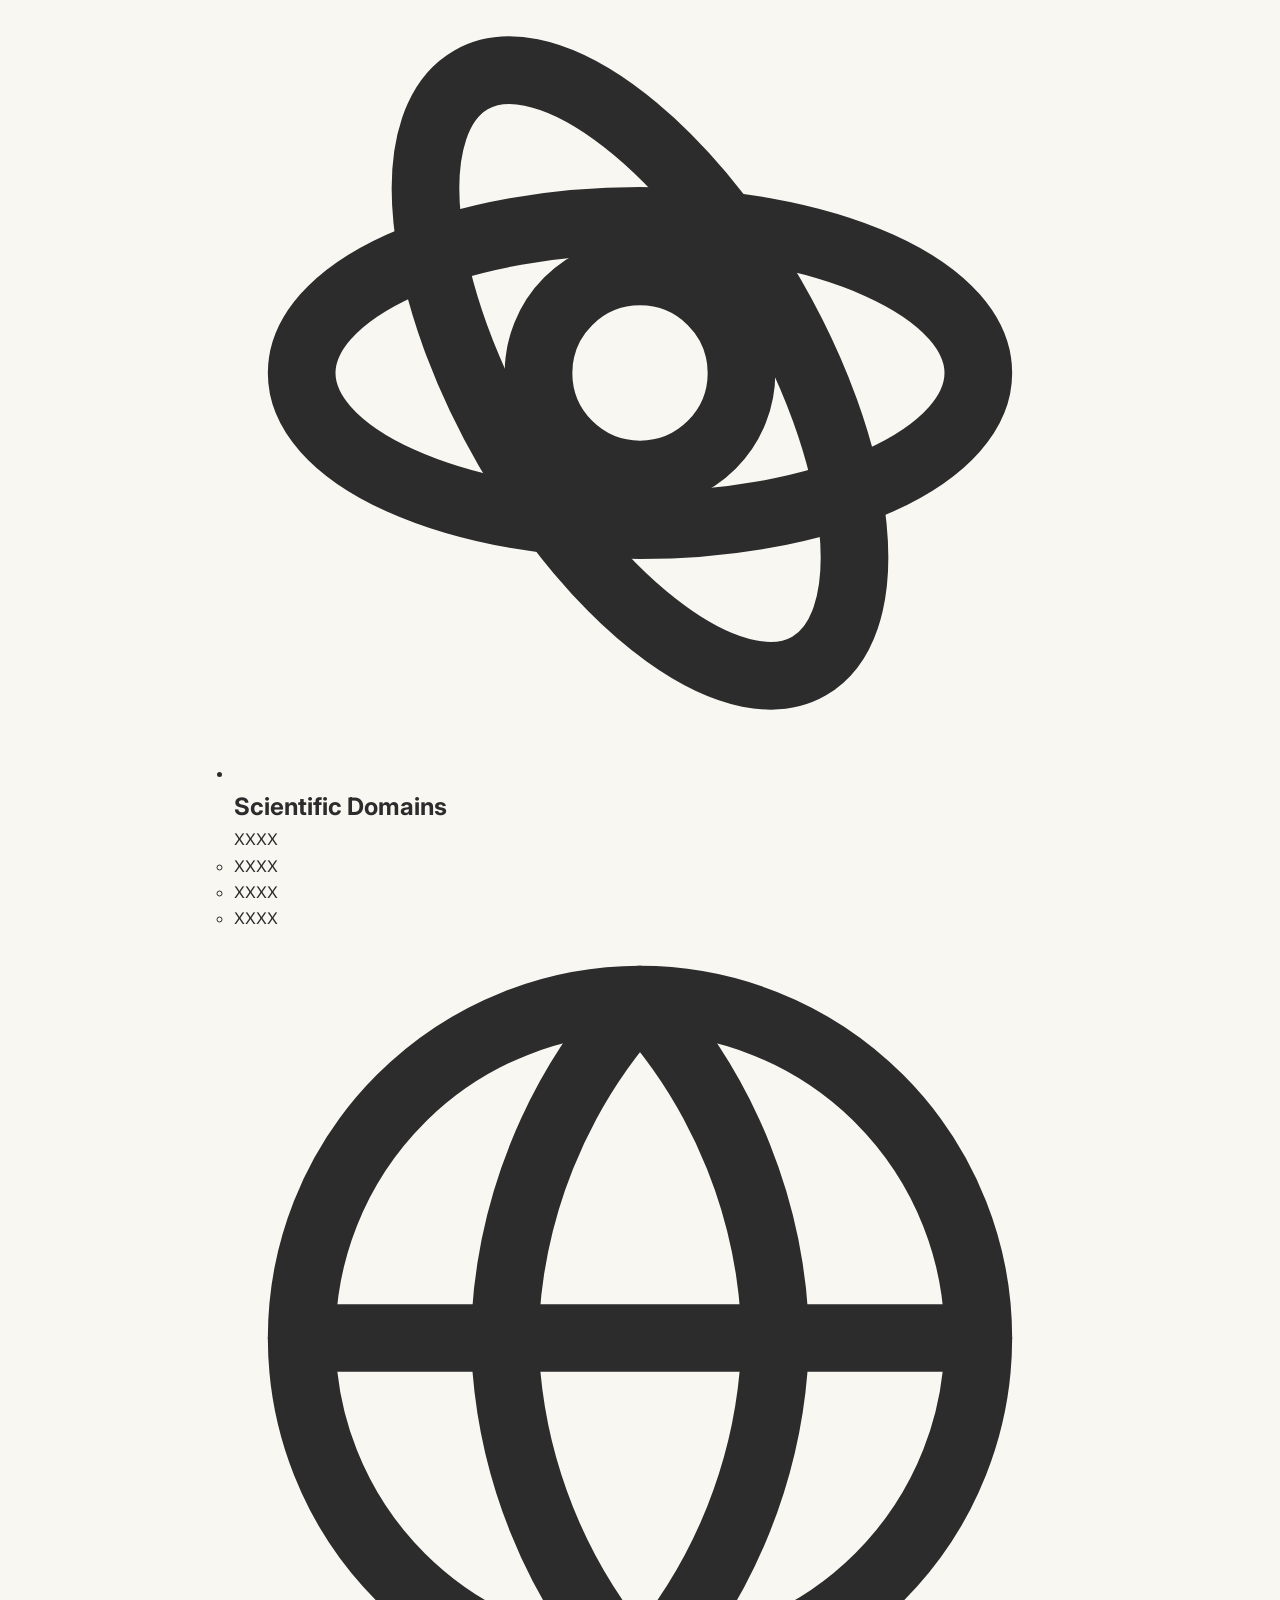
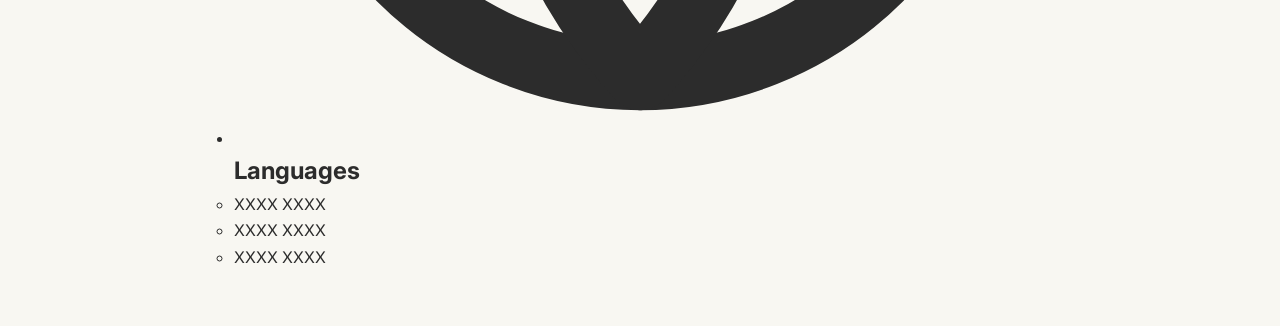
<file: skills.html>
<!DOCTYPE html>
<html lang="en">
<head>
  <meta charset="UTF-8" />
  <meta name="viewport" content="width=device-width, initial-scale=1.0" />
  <title>Skills — Lucas Perrin</title>
  <link rel="stylesheet" href="assets/css/style.css" />
  <link rel="icon" type="image/svg+xml" href="assets/img/favicon.svg">
</head>
<body>
  <div class="page-wrapper">

    <header class="inner-header">
      <div class="inner-header__inner">
        <a href="index.html" class="back-btn" aria-label="Back to home">
          <svg xmlns="http://www.w3.org/2000/svg" width="14" height="14" viewBox="0 0 24 24" fill="none" stroke="currentColor" stroke-width="2.5" stroke-linecap="round" stroke-linejoin="round" aria-hidden="true"><polyline points="15 18 9 12 15 6"/></svg>
          Back
        </a>
        <h1 class="inner-header__title">Skills</h1>
      </div>
    </header>

    <main class="inner-content">

      <ul class="skills-list" aria-label="Skills">

        <!-- Group 1 — Coding -->
        <li class="skill-group">
          <div class="skill-group__header">
            <span class="icon-badge" aria-hidden="true">
              <svg xmlns="http://www.w3.org/2000/svg" viewBox="0 0 24 24" fill="none" stroke="currentColor" stroke-width="2" stroke-linecap="round" stroke-linejoin="round"><polyline points="16 18 22 12 16 6"/><polyline points="8 6 2 12 8 18"/></svg>
            </span>
            <h2 class="skill-group__title">Coding</h2>
          </div>
          <p class="skill-group__description">XXXX</p>
          <ul class="tags">
            <li class="tag">XXXX</li>
            <li class="tag">XXXX</li>
            <li class="tag">XXXX</li>
            <li class="tag">XXXX</li>
            <li class="tag">XXXX</li>
          </ul>
        </li>

        <!-- Group 2 — Machine Learning & Data -->
        <li class="skill-group">
          <div class="skill-group__header">
            <span class="icon-badge" aria-hidden="true">
              <svg xmlns="http://www.w3.org/2000/svg" viewBox="0 0 24 24" fill="none" stroke="currentColor" stroke-width="2" stroke-linecap="round" stroke-linejoin="round"><path d="M3 3v18h18"/><polyline points="7 14 11 10 15 13 21 6"/></svg>
            </span>
            <h2 class="skill-group__title">Machine Learning &amp; Data</h2>
          </div>
          <p class="skill-group__description">XXXX</p>
          <ul class="tags">
            <li class="tag">XXXX</li>
            <li class="tag">XXXX</li>
            <li class="tag">XXXX</li>
            <li class="tag">XXXX</li>
          </ul>
        </li>

        <!-- Group 3 — Tools -->
        <li class="skill-group">
          <div class="skill-group__header">
            <span class="icon-badge" aria-hidden="true">
              <svg xmlns="http://www.w3.org/2000/svg" viewBox="0 0 24 24" fill="none" stroke="currentColor" stroke-width="2" stroke-linecap="round" stroke-linejoin="round"><path d="M14.7 6.3a1 1 0 0 0 0 1.4l1.6 1.6a1 1 0 0 0 1.4 0l3.77-3.77a6 6 0 0 1-7.94 7.94l-6.91 6.91a2.12 2.12 0 0 1-3-3l6.91-6.91a6 6 0 0 1 7.94-7.94l-3.76 3.76z"/></svg>
            </span>
            <h2 class="skill-group__title">Tools</h2>
          </div>
          <p class="skill-group__description">XXXX</p>
          <ul class="tags">
            <li class="tag">XXXX</li>
            <li class="tag">XXXX</li>
            <li class="tag">XXXX</li>
            <li class="tag">XXXX</li>
            <li class="tag">XXXX</li>
            <li class="tag">XXXX</li>
          </ul>
        </li>

        <!-- Group 4 — Scientific Domains -->
        <li class="skill-group">
          <div class="skill-group__header">
            <span class="icon-badge" aria-hidden="true">
              <svg xmlns="http://www.w3.org/2000/svg" viewBox="0 0 24 24" fill="none" stroke="currentColor" stroke-width="2" stroke-linecap="round" stroke-linejoin="round"><circle cx="12" cy="12" r="3"/><ellipse cx="12" cy="12" rx="10" ry="4.5"/><ellipse cx="12" cy="12" rx="10" ry="4.5" transform="rotate(60 12 12)"/></svg>
            </span>
            <h2 class="skill-group__title">Scientific Domains</h2>
          </div>
          <p class="skill-group__description">XXXX</p>
          <ul class="tags">
            <li class="tag">XXXX</li>
            <li class="tag">XXXX</li>
            <li class="tag">XXXX</li>
          </ul>
        </li>

        <!-- Group 5 — Languages (full width, one line per item) -->
        <li class="skill-group skill-group--wide">
          <div class="skill-group__header">
            <span class="icon-badge" aria-hidden="true">
              <svg xmlns="http://www.w3.org/2000/svg" viewBox="0 0 24 24" fill="none" stroke="currentColor" stroke-width="2" stroke-linecap="round" stroke-linejoin="round"><circle cx="12" cy="12" r="10"/><path d="M12 2a15.3 15.3 0 0 1 4 10 15.3 15.3 0 0 1-4 10 15.3 15.3 0 0 1-4-10 15.3 15.3 0 0 1 4-10z"/><path d="M2 12h20"/></svg>
            </span>
            <h2 class="skill-group__title">Languages</h2>
          </div>
          <ul class="skill-lines">
            <li class="skill-line">
              <span class="skill-line__label">XXXX</span>
              <span class="skill-line__value">XXXX</span>
            </li>
            <li class="skill-line">
              <span class="skill-line__label">XXXX</span>
              <span class="skill-line__value">XXXX</span>
            </li>
            <li class="skill-line">
              <span class="skill-line__label">XXXX</span>
              <span class="skill-line__value">XXXX</span>
            </li>
          </ul>
        </li>

      </ul>

    </main>

  </div>
  <script src="assets/js/main.js"></script>
</body>
</html>
</file>
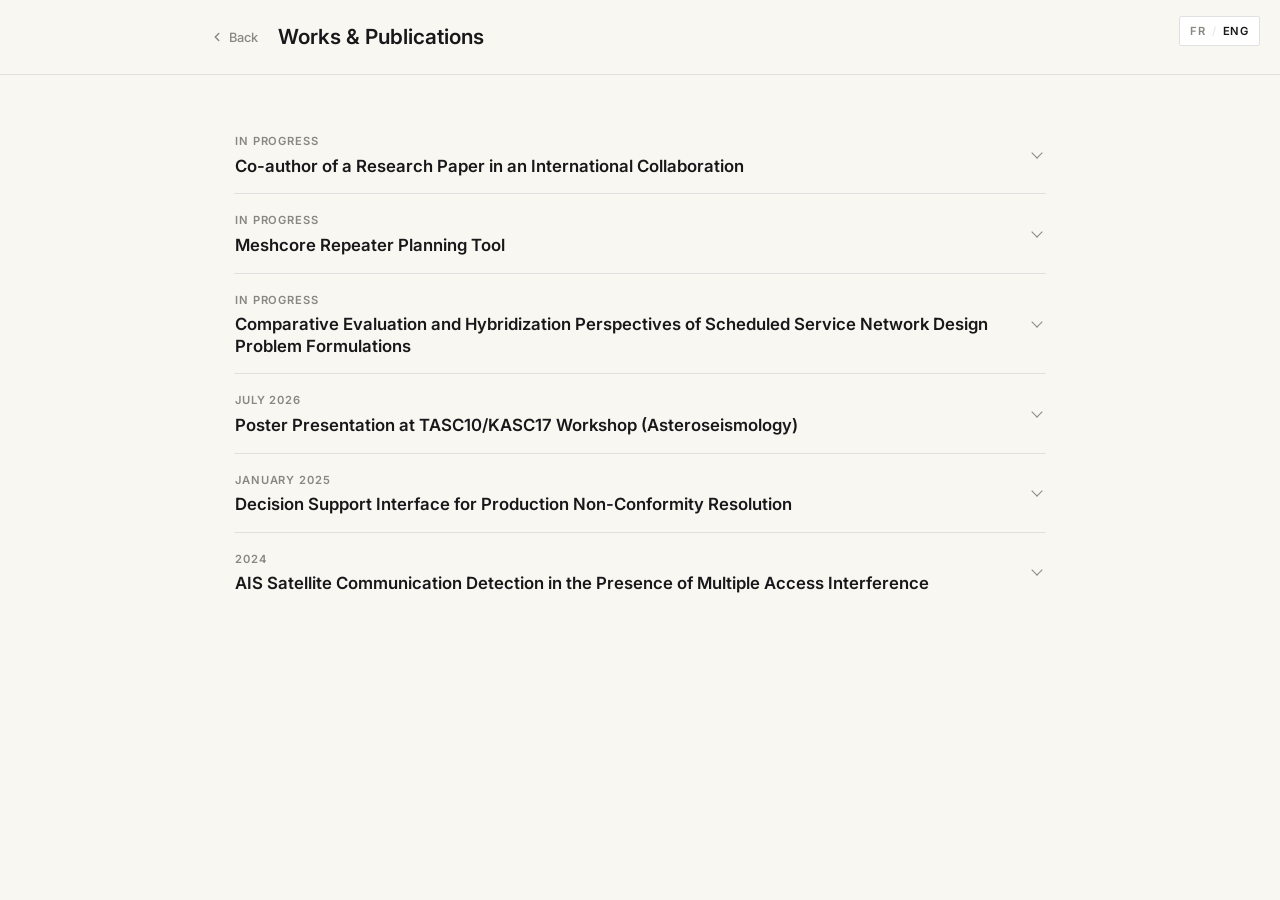
<file: works.html>
<!DOCTYPE html>
<html lang="en">
<head>
  <meta charset="UTF-8" />
  <meta name="viewport" content="width=device-width, initial-scale=1.0" />
  <title data-i18n="page.title.works">Works &amp; Publications | Lucas Perrin</title>
  <link rel="stylesheet" href="assets/css/style.css" />
  <link rel="icon" type="image/svg+xml" href="assets/img/favicon.svg">
</head>
<body>
  <div class="lang-switch" role="group" data-i18n-aria="lang.aria" aria-label="Language selection">
    <button type="button" class="lang-switch__btn" data-lang="fr" aria-pressed="false">FR</button>
    <span class="lang-switch__sep" aria-hidden="true">/</span>
    <button type="button" class="lang-switch__btn" data-lang="en" aria-pressed="true">ENG</button>
  </div>

  <div class="page-wrapper">

    <header class="inner-header">
      <div class="inner-header__inner">
        <a href="index.html" class="back-btn" data-i18n-aria="back.aria" aria-label="Back to home">
          <svg xmlns="http://www.w3.org/2000/svg" width="14" height="14" viewBox="0 0 24 24" fill="none" stroke="currentColor" stroke-width="2.5" stroke-linecap="round" stroke-linejoin="round" aria-hidden="true"><polyline points="15 18 9 12 15 6"/></svg>
          <span data-i18n="back">Back</span>
        </a>
        <h1 class="inner-header__title" data-i18n="works.heading">Works &amp; Publications</h1>
      </div>
    </header>

    <main class="inner-content">
      <ul class="works-list" data-i18n-aria="works.aria" aria-label="Works and publications">

        <li>
          <details class="fold">
            <summary class="fold__summary">
              <span class="fold__heading">
                <span class="work-card__date" data-i18n="works.paper.date">In progress</span>
                <h2 class="work-card__title" data-i18n="works.paper.title">Co-author of a Research Paper in an International Collaboration</h2>
              </span>
              <span class="fold__chevron" aria-hidden="true"></span>
            </summary>
            <div class="fold__body">
              <p class="work-card__description" data-i18n="works.paper.description">
                Research paper currently being written within an international
                collaboration of researchers. It presents a new mathematical and computational method
                for inverting mode kernels in asteroseismology.
              </p>
              <span class="work-card__status" data-i18n="works.paper.status">Soon published</span>
            </div>
          </details>
        </li>

        <li>
          <details class="fold">
            <summary class="fold__summary">
              <span class="fold__heading">
                <span class="work-card__date" data-i18n="works.inria.date">In progress</span>
                <h2 class="work-card__title" data-i18n="works.inria.title">Meshcore Repeater Planning Tool</h2>
              </span>
              <span class="fold__chevron" aria-hidden="true"></span>
            </summary>
            <div class="fold__body">
              <p class="work-card__company"><span data-i18n="works.for">for </span><a href="https://www.inria.fr/en" target="_blank" rel="noopener noreferrer" class="link--discreet">INRIA</a></p>
              <p class="work-card__description" data-i18n="works.inria.description">
                Development of a platform suggesting optimal locations for LoRa
                repeaters in order to plan Meshcore mesh networks.
              </p>
            </div>
          </details>
        </li>

        <li>
          <details class="fold">
            <summary class="fold__summary">
              <span class="fold__heading">
                <span class="work-card__date" data-i18n="works.ssndp.date">In progress</span>
                <h2 class="work-card__title" data-i18n="works.ssndp.title">Comparative Evaluation and Hybridization Perspectives of Scheduled Service Network Design Problem Formulations</h2>
              </span>
              <span class="fold__chevron" aria-hidden="true"></span>
            </summary>
            <div class="fold__body">
              <p class="work-card__company"><span data-i18n="works.for">for </span><a href="https://www.ls2n.fr/" target="_blank" rel="noopener noreferrer" class="link--discreet">LS2N</a></p>
              <p class="work-card__description" data-i18n="works.ssndp.description">
                Implementation and experimental comparison of integer linear programming formulations
                for freight transport network planning.
              </p>
            </div>
          </details>
        </li>

        <li>
          <details class="fold">
            <summary class="fold__summary">
              <span class="fold__heading">
                <span class="work-card__date" data-i18n="works.1.date">July 2026</span>
                <h2 class="work-card__title" data-i18n="works.1.title">Poster Presentation at TASC10/KASC17 Workshop (Asteroseismology)</h2>
              </span>
              <span class="fold__chevron" aria-hidden="true"></span>
            </summary>
            <div class="fold__body">
              <p class="work-card__description" data-i18n="works.1.description">
                Realization and presentation of a scientific poster at the TASC10/KASC17 workshop in the
                field of asteroseismology.
              </p>
              <div class="work-card__links">
                <a href="assets/pdf/abstract_tasc.pdf" target="_blank" rel="noopener noreferrer" class="work-card__link" data-i18n="works.1.link1">Abstract</a>
                <a href="assets/pdf/Poster_TASC_KASC.pdf" target="_blank" rel="noopener noreferrer" class="work-card__link" data-i18n="works.1.link2">Poster</a>
              </div>
            </div>
          </details>
        </li>

        <li>
          <details class="fold">
            <summary class="fold__summary">
              <span class="fold__heading">
                <span class="work-card__date" data-i18n="works.2.date">January 2025</span>
                <h2 class="work-card__title" data-i18n="works.2.title">Decision Support Interface for Production Non-Conformity Resolution</h2>
              </span>
              <span class="fold__chevron" aria-hidden="true"></span>
            </summary>
            <div class="fold__body">
              <p class="work-card__company"><span data-i18n="works.for">for </span><a href="https://www.exail.com" target="_blank" rel="noopener noreferrer" class="link--discreet">EXAIL</a></p>
              <p class="work-card__description" data-i18n="works.2.description">
                Development of a decision support interface to assist in resolving production
                non-conformities. Involved machine learning, software development, data processing,
                and project management.
              </p>
              <div class="work-card__links">
                <a href="assets/pdf/poster_exail.pdf" target="_blank" rel="noopener noreferrer" class="work-card__link" data-i18n="works.2.link1">Poster</a>
                <a href="assets/pdf/slides_exail.pdf" target="_blank" rel="noopener noreferrer" class="work-card__link" data-i18n="works.2.link2">Slides</a>
              </div>
            </div>
          </details>
        </li>

        <li>
          <details class="fold">
            <summary class="fold__summary">
              <span class="fold__heading">
                <span class="work-card__date">2024</span>
                <h2 class="work-card__title" data-i18n="works.3.title">AIS Satellite Communication Detection in the Presence of Multiple Access Interference</h2>
              </span>
              <span class="fold__chevron" aria-hidden="true"></span>
            </summary>
            <div class="fold__body">
              <p class="work-card__description" data-i18n="works.3.description">
                Detection of AIS communications by satellite in the presence of multiple access
                interference. Involved signal processing, satellite specifications study, project
                management, MATLAB, and Python.
              </p>
              <a href="assets/pdf/projet_codev.pdf" target="_blank" rel="noopener noreferrer" class="work-card__link" data-i18n="works.3.link1">Report</a>
            </div>
          </details>
        </li>

      </ul>
    </main>

  </div>
  <script src="assets/js/i18n.js"></script>
  <script src="assets/js/main.js"></script>
  <script data-goatcounter="https://lucasperrin.goatcounter.com/count"
          async src="https://gc.zgo.at/count.js"></script>
</body>
</html>
</file>
<file: assets/css/style.css>
@import url('https://fonts.googleapis.com/css2?family=Playfair+Display:ital,wght@0,400;0,600;0,700;1,400&family=Inter:wght@300;400;500;600&display=swap');

:root {
  --color-bg:       #f8f7f2;
  --color-surface:  #ffffff;
  --color-primary:  #18181a;
  --color-accent:   #4a6fa5;
  --color-accent-dk:#3a5a8a;
  --color-text:     #2c2c2c;
  --color-muted:    #888882;
  --color-border:   #e0e0e0;
  --font-display:   'Playfair Display', Georgia, serif;
  --font-body:      'Inter', -apple-system, BlinkMacSystemFont, 'Segoe UI', sans-serif;
  --max-w:          860px;
  --transition:     0.15s ease;
}

*, *::before, *::after { box-sizing: border-box; margin: 0; padding: 0; }
html { font-size: 16px; scroll-behavior: smooth; }

body {
  font-family: var(--font-body);
  background: var(--color-bg);
  color: var(--color-text);
  line-height: 1.65;
  min-height: 100vh;
}

a { color: var(--color-accent); text-decoration: none; }
a:hover { color: var(--color-accent-dk); }

.link--discreet {
  color: inherit;
  text-decoration: none;
}
.link--discreet:hover {
  color: inherit;
  text-decoration: underline;
  text-decoration-thickness: 1px;
  text-underline-offset: 2px;
}
img { max-width: 100%; display: block; }

.page-wrapper {
  min-height: 100vh;
  display: flex;
  flex-direction: column;
}

.lang-switch {
  position: fixed;
  top: 1rem;
  right: 1.25rem;
  z-index: 20;
  display: inline-flex;
  align-items: center;
  gap: 0.4rem;
  padding: 0.3rem 0.65rem;
  background: var(--color-surface);
  border: 1px solid var(--color-border);
  border-radius: 2px;
}

.lang-switch__btn {
  font-family: var(--font-body);
  font-size: 0.7rem;
  font-weight: 600;
  letter-spacing: 0.06em;
  color: var(--color-muted);
  background: none;
  border: none;
  padding: 0;
  cursor: pointer;
  transition: color var(--transition);
}

.lang-switch__btn:hover { color: var(--color-accent); }

.lang-switch__btn[aria-pressed="true"] {
  color: var(--color-primary);
  cursor: default;
}

.lang-switch__btn:focus-visible {
  outline: 1px solid var(--color-accent);
  outline-offset: 2px;
}

.lang-switch__sep {
  font-size: 0.7rem;
  color: var(--color-border);
  user-select: none;
}

.profile {
  padding: 2.5rem 1.5rem 1rem;
  max-width: var(--max-w);
  margin: 0 auto;
  width: 100%;
}

.profile__inner {
  display: flex;
  flex-direction: column;
  align-items: center;
  text-align: center;
  gap: 1.75rem;
}

.profile__photo {
  width: 128px;
  height: 128px;
  border-radius: 50%;
  object-fit: cover;
  border: 2px solid var(--color-border);
  flex-shrink: 0;
  background: var(--color-border);
}

.profile__text { flex: 1; min-width: 0; }

.profile__name {
  font-family: var(--font-display);
  font-size: 2.25rem;
  font-weight: 600;
  color: var(--color-primary);
  line-height: 1.15;
  letter-spacing: -0.01em;
}

.profile__title {
  margin-top: 0.4rem;
  font-size: 0.825rem;
  font-weight: 400;
  color: var(--color-muted);
}

.profile__links {
  display: flex;
  align-items: center;
  gap: 1.5rem;
  margin-top: 0.85rem;
  flex-wrap: wrap;
  justify-content: center;
}

.profile__link {
  display: inline-flex;
  align-items: center;
  gap: 0.35rem;
  font-size: 0.775rem;
  font-weight: 500;
  color: var(--color-muted);
  transition: color var(--transition);
  white-space: nowrap;
}

.profile__link:hover { color: var(--color-accent); }

.profile__link svg {
  width: 13px;
  height: 13px;
  flex-shrink: 0;
}

.profile__bio {
  margin-top: 0.9rem;
  font-size: 0.9rem;
  color: var(--color-muted);
  line-height: 1.75;
}

.profile__location {
  margin-top: 0.6rem;
  font-size: 0.775rem;
  color: var(--color-muted);
  display: flex;
  align-items: center;
  justify-content: center;
  gap: 0.25rem;
}

.nav-section {
  flex: 1;
  padding: 1.25rem 1.5rem 2rem;
  max-width: var(--max-w);
  margin: 0 auto;
  width: 100%;
}

.nav-list { list-style: none; }

.nav-list__item { border-bottom: 1px solid var(--color-border); }
.nav-list__item:first-child { border-top: 1px solid var(--color-border); }

.nav-list__link {
  display: flex;
  align-items: center;
  padding: 0.85rem 0;
  color: var(--color-primary);
  transition: color var(--transition);
}

.nav-list__link:hover { color: var(--color-accent); }

.nav-list__dash {
  color: var(--color-border);
  font-size: 0.85rem;
  font-family: var(--font-body);
  flex-shrink: 0;
  margin-right: 0.85rem;
  user-select: none;
}

.nav-list__label {
  font-family: var(--font-body);
  font-size: 1.05rem;
  font-weight: 400;
  flex: 1;
}

.nav-list__arrow {
  color: var(--color-muted);
  font-size: 0.9rem;
  flex-shrink: 0;
  transition: transform var(--transition), color var(--transition);
  font-family: var(--font-body);
}

.nav-list__link:hover .nav-list__arrow {
  transform: translateX(4px);
  color: var(--color-accent);
}

.inner-header {
  background: var(--color-bg);
  border-bottom: 1px solid var(--color-border);
  padding: 1.25rem 1.5rem;
}

.inner-header__inner {
  max-width: var(--max-w);
  margin: 0 auto;
  display: flex;
  align-items: center;
  gap: 1.25rem;
}

.back-btn {
  display: inline-flex;
  align-items: center;
  gap: 0.3rem;
  color: var(--color-muted);
  font-size: 0.8rem;
  font-weight: 500;
  white-space: nowrap;
  flex-shrink: 0;
  transition: color var(--transition);
}

.back-btn:hover { color: var(--color-primary); }

.inner-header__title {
  font-family: var(--font-body);
  font-size: 1.3rem;
  font-weight: 600;
  color: var(--color-primary);
}

.inner-content {
  max-width: var(--max-w);
  margin: 0 auto;
  width: 100%;
  padding: 2.5rem 1.5rem 3.5rem;
}

.timeline__card,
.work-card,
.education__item {
  background: var(--color-surface);
  border: 1px solid var(--color-border);
  padding: 1.5rem;
}

.timeline__period,
.work-card__date,
.education__period {
  font-size: 0.7rem;
  font-weight: 600;
  color: var(--color-muted);
  text-transform: uppercase;
  letter-spacing: 0.08em;
  margin-bottom: 0.3rem;
}

.timeline__title,
.work-card__title,
.education__degree {
  font-family: var(--font-body);
  font-size: 1.05rem;
  font-weight: 600;
  color: var(--color-primary);
  line-height: 1.3;
  margin-bottom: 0.15rem;
}

.timeline {
  list-style: none;
  display: flex;
  flex-direction: column;
  gap: 1.25rem;
}

.timeline__dot { display: none; }

.timeline__company {
  font-size: 0.85rem;
  color: var(--color-muted);
  font-weight: 400;
  margin-bottom: 0.4rem;
}

.timeline__description {
  font-size: 0.875rem;
  line-height: 1.7;
  color: var(--color-text);
}

.timeline__list {
  padding-left: 1.1rem;
  list-style: disc;
  font-size: 0.875rem;
  line-height: 1.65;
  color: var(--color-text);
}

.timeline__list li + li { margin-top: 0.3rem; }

.timeline__list li::marker { color: var(--color-muted); }

.works-list { display: flex; flex-direction: column; gap: 1.25rem; list-style: none; }

:root { --fold-inset: 1.5rem; }

.works-list:has(.fold),
.timeline:has(.fold),
.education-list:has(.fold) { gap: 0; }

.fold {
  background: transparent;
  border: 1px solid transparent;
  border-bottom-color: var(--color-border);
  transition: background-color var(--transition), border-color var(--transition);
}

.works-list li:last-child .fold:not([open]),
.timeline li:last-child .fold:not([open]),
.education-list li:last-child .fold:not([open]) { border-bottom-color: transparent; }

.fold[open] {
  margin: 0.5rem calc(var(--fold-inset) * -1);
  background: var(--color-surface);
  border-color: #c9c9c2;
}

.fold__summary:hover .work-card__title,
.fold__summary:hover .timeline__title,
.fold__summary:hover .education__degree { color: var(--color-accent); }

.fold__summary {
  display: flex;
  align-items: center;
  justify-content: space-between;
  gap: 1rem;
  padding: 1rem 0;
  cursor: pointer;
  list-style: none;
}

.fold__summary::-webkit-details-marker { display: none; }

.fold[open] .fold__summary { padding-inline: var(--fold-inset); }

.fold__summary:focus-visible {
  outline: 2px solid var(--color-accent);
  outline-offset: -2px;
}

.fold__summary .work-card__date,
.fold__summary .timeline__period,
.fold__summary .education__period {
  display: block;
  margin-bottom: 0.3rem;
  font-size: 0.7rem;
  font-weight: 600;
  letter-spacing: 0.08em;
  text-transform: uppercase;
  color: var(--color-muted);
}

.fold__summary .timeline__company,
.fold__summary .education__institution {
  display: inline;
  margin: 0 0 0 0.6rem;
}

.fold__summary .timeline__title,
.fold__summary .education__degree { display: inline; }

.fold[open] .fold__summary .timeline__company,
.fold[open] .fold__summary .education__institution { display: none; }

.fold__summary .work-card__title,
.fold__summary .timeline__title,
.fold__summary .education__degree {
  margin: 0;
  transition: color var(--transition);
}

.fold__chevron {
  flex: none;
  width: 0.5rem;
  height: 0.5rem;
  margin: -0.25rem 0.25rem 0 0;
  border-right: 1.5px solid var(--color-muted);
  border-bottom: 1.5px solid var(--color-muted);
  transform: rotate(45deg);
  transition: transform var(--transition), border-color var(--transition);
}

.fold__summary:hover .fold__chevron { border-color: var(--color-accent); }

.fold[open] .fold__chevron {
  margin: 0.25rem 0.25rem 0 0;
  transform: rotate(-135deg);
}

.fold__body > :last-child { margin-bottom: 0; }

.fold__body {
  margin: 0 var(--fold-inset);
  padding: 0.9rem 0 1.25rem;
  border-top: 1px solid var(--color-border);
}

.timeline__card,
.work-card,
.education__item { padding: 1.25rem 1.5rem; }

.work-card__title { margin-bottom: 0.55rem; }

.work-card__company {
  font-size: 0.85rem;
  color: var(--color-muted);
  font-weight: 400;
  line-height: 1.3;
  margin-bottom: 0.3rem;
}

.work-card__title:has(+ .work-card__company) { margin-bottom: 0.1rem; }

.work-card__description {
  font-size: 0.875rem;
  line-height: 1.7;
  color: var(--color-text);
}

.work-card__links {
  display: flex;
  flex-direction: column;
  align-items: flex-start;
  gap: 0.25rem;
  margin-top: 0.55rem;
}

.work-card__link {
  display: inline-flex;
  align-items: center;
  gap: 0.3rem;
  margin-top: 0.55rem;
  line-height: 1.3;
  font-size: 0.82rem;
  font-weight: 500;
  color: var(--color-accent);
  transition: color var(--transition);
}

.work-card__note {
  font-size: 0.82rem;
  font-weight: 400;
  color: var(--color-muted);
}

.fold:not([open]) .work-card__note { display: none; }

.work-card__links .work-card__link { margin-top: 0; }

.work-card__status {
  display: inline-block;
  margin-top: 0.85rem;
  font-size: 0.82rem;
  font-weight: 500;
  font-style: italic;
  color: var(--color-muted);
}

.work-card__link:hover { color: var(--color-accent-dk); }

.education-list { display: flex; flex-direction: column; gap: 1.25rem; list-style: none; }

.education__institution {
  font-size: 0.85rem;
  font-weight: 400;
  color: var(--color-muted);
  margin-bottom: 0.65rem;
}

.education__details {
  font-size: 0.85rem;
  color: var(--color-text);
  line-height: 1.65;
}

.education__year + .education__year { margin-top: 1rem; }

.education__year-title {
  margin-bottom: 0.25rem;
  font-family: var(--font-body);
  font-size: 0.85rem;
  font-weight: 600;
  line-height: 1.5;
  color: var(--color-primary);
}

.education__courses {
  padding-left: 1.1rem;
  list-style: disc;
  font-size: 0.85rem;
  line-height: 1.65;
  color: var(--color-text);
}

.education__courses li::marker { color: var(--color-muted); }

.certifications { margin-top: 2.5rem; }

.certifications__title {
  font-size: 0.7rem;
  font-weight: 600;
  color: var(--color-muted);
  text-transform: uppercase;
  letter-spacing: 0.1em;
  margin-bottom: 1rem;
  padding-bottom: 0.5rem;
  border-bottom: 1px solid var(--color-border);
}

.cert-list { display: flex; flex-wrap: wrap; gap: 0.75rem; list-style: none; }

.cert-badge {
  display: flex;
  flex-wrap: wrap;
  align-items: center;
  gap: 0.5rem 1rem;
  padding: 0.25rem 0 0.25rem;
  font-size: 0.95rem;
  font-weight: 600;
  color: var(--color-primary);
}

.cert-badge svg { display: none; }

.interests-grid {
  display: grid;
  grid-template-columns: 1fr 1fr;
  gap: 1.25rem;
  list-style: none;
}

.interest-card {
  background: var(--color-surface);
  border: 1px solid var(--color-border);
  padding: 2rem 1.5rem;
  text-align: center;
}

.interest-card__icon {
  display: flex;
  justify-content: center;
  margin-bottom: 0.85rem;
  color: var(--color-accent);
}

.interest-card__icon svg { width: 24px; height: 24px; }

.interest-card__title {
  font-family: var(--font-body);
  font-size: 0.95rem;
  font-weight: 600;
  color: var(--color-primary);
  margin-bottom: 0.5rem;
}

.interest-card__description {
  font-size: 0.82rem;
  color: var(--color-muted);
  line-height: 1.65;
}

@media (min-width: 600px) {
  .profile__inner {
    flex-direction: row;
    text-align: left;
    align-items: flex-start;
    gap: 2rem;
  }

  .profile__location { justify-content: flex-start; }
  .profile__links { justify-content: flex-start; }
}

@media (max-width: 899px) {
  .inner-header { padding-right: 6rem; }
}

@media (max-width: 599px) {
  :root { --fold-inset: 0.75rem; }
  .profile__name { font-size: 1.8rem; }
  .interests-grid { grid-template-columns: 1fr; }
  .profile { padding-top: 4.5rem; }
}
</file>
<file: assets/css/interests.css>
.page-interests {
  --int-ink:     #f4f2ec;
  --int-ink-dim: rgba(244, 242, 236, 0.85);
  --int-line:    rgba(244, 242, 236, 0.16);
  --int-accent:  #8fb0e0;
}

.page-interests .inner-header__title {
  font-family: var(--font-body);
  font-weight: 600;
  font-size: 1.3rem;
}

.page-section__title {
  margin-bottom: 1.5rem;
  font-family: var(--font-display);
  font-size: 1.75rem;
  font-weight: 600;
  line-height: 1.2;
  color: var(--color-primary);
}
.page-section__title::after {
  content: "";
  display: block;
  width: 2.5rem;
  height: 2px;
  margin-top: 0.6rem;
  background: var(--color-accent);
}

.page-divider {
  margin: 4rem 0 3.25rem;
  border-top: 1px solid var(--color-border);
}

.page-interests .inner-content { padding: 2.5rem 1.5rem 4.5rem; }
.page-interests .inner-header__inner,
.page-interests .inner-content { max-width: 1240px; }

.page-interests .interests-grid {
  grid-template-columns: 1fr;
  gap: 1.25rem;
}

.page-interests .interest-card {
  position: relative;
  isolation: isolate;
  display: flex;
  flex-direction: column;
  justify-content: flex-end;
  min-height: 18rem;
  padding: 1.5rem;
  text-align: left;
  overflow: hidden;
  background: #16181d;
  border: 1px solid var(--color-border);
  border-radius: 4px;
  box-shadow: 0 10px 24px -16px rgba(0, 0, 0, 0.5);
}

.interest-card__media {
  position: absolute;
  inset: 0;
  z-index: -2;
  overflow: hidden;
  background:
    radial-gradient(rgba(244, 242, 236, 0.1) 1px, transparent 1.5px) 0 0 / 16px 16px,
    radial-gradient(120% 90% at 85% 0%, rgba(74, 111, 165, 0.55), transparent 60%),
    linear-gradient(160deg, #22314d 0%, #121722 100%);
}
.interest-card__media img {
  position: absolute;
  inset: 0;
  width: 100%;
  height: 100%;
  object-fit: cover;
  object-position: var(--focus, 50% 40%);
  filter: saturate(0.9) brightness(0.9);
}

.interest-card::before {
  content: "";
  position: absolute;
  inset: 0;
  z-index: -1;
  background:
    linear-gradient(180deg, rgba(8, 9, 12, 0.15) 0%, rgba(8, 9, 12, 0.55) 45%, rgba(8, 9, 12, 0.94) 100%),
    linear-gradient(135deg, rgba(74, 111, 165, 0.28), transparent 55%);
}

.interest-card::after {
  content: "";
  position: absolute;
  inset: 10px;
  z-index: -1;
  border: 1px solid transparent;
  border-radius: 3px;
  pointer-events: none;
}

.page-interests .interest-card__title {
  font-family: var(--font-body);
  font-size: 1.3rem;
  font-weight: 600;
  line-height: 1.2;
  color: var(--int-ink);
  margin-bottom: 0.6rem;
}
.page-interests .interest-card__title::after {
  content: "";
  display: block;
  width: 2.5rem;
  height: 2px;
  margin-top: 0.7rem;
  background: var(--int-accent);
}

.page-interests .interest-card__description {
  max-width: 34rem;
  font-size: 0.92rem;
  line-height: 1.7;
  color: var(--int-ink-dim);
}

.interest-card__media--slides img {
  opacity: 0;
  animation: interest-fade 16s infinite;
}
.interest-card__media--slides img:nth-child(1) { opacity: 1; animation-delay: 0s; }
.interest-card__media--slides img:nth-child(2) { animation-delay: 4s; }
.interest-card__media--slides img:nth-child(3) { animation-delay: 8s; }
.interest-card__media--slides img:nth-child(4) { animation-delay: 12s; }

@keyframes interest-fade {
  0%   { opacity: 0; }
  5%   { opacity: 1; }
  25%  { opacity: 1; }
  30%  { opacity: 0; }
  100% { opacity: 0; }
}

.interest-card__media--pair img { animation-name: interest-fade-pair; animation-duration: 12s; }
.interest-card__media--pair img:nth-child(2) { animation-delay: 6s; }
@keyframes interest-fade-pair {
  0%   { opacity: 0; }
  5%   { opacity: 1; }
  50%  { opacity: 1; }
  55%  { opacity: 0; }
  100% { opacity: 0; }
}

.interest-card__media--trio img { animation-name: interest-fade-trio; animation-duration: 12s; }
@keyframes interest-fade-trio {
  0%   { opacity: 0; }
  5%   { opacity: 1; }
  33%  { opacity: 1; }
  38%  { opacity: 0; }
  100% { opacity: 0; }
}

.interest-card--light .interest-card__media img:is(:first-child, :last-child) { filter: brightness(0.55) saturate(1.1); }

.page-interests .interest-card__description strong {
  color: var(--int-ink);
  font-weight: 600;
}

@media (min-width: 768px) {
  .page-interests .interests-grid { grid-template-columns: 1fr 1fr; gap: 1.25rem; }
  .page-interests .interest-card { min-height: 21rem; padding: 1.5rem; }
  .page-interests .interest-card__title { font-size: 1.4rem; }

  .page-interests .involve-grid { grid-template-columns: repeat(3, 1fr); }
  .page-interests .involve-grid .interest-card { min-height: 16rem; padding: 1.35rem; }
  .page-interests .involve-grid .interest-card__title { font-size: 1.2rem; }
}

@media (min-width: 1200px) {
  .page-interests .interests-grid:not(.involve-grid) { grid-template-columns: repeat(4, 1fr); gap: 1rem; }
  .page-interests .interests-grid:not(.involve-grid) .interest-card { min-height: 25rem; padding: 1.25rem; }
  .page-interests .interests-grid:not(.involve-grid) .interest-card__title { font-size: 1.15rem; }
  .page-interests .interests-grid:not(.involve-grid) .interest-card__description { font-size: 0.85rem; line-height: 1.6; }
}

@media (prefers-reduced-motion: reduce) {
  .interest-card__media--slides img { animation: none; }
  .interest-card__media--slides img:not(:first-child) { display: none; }
}
</file>
